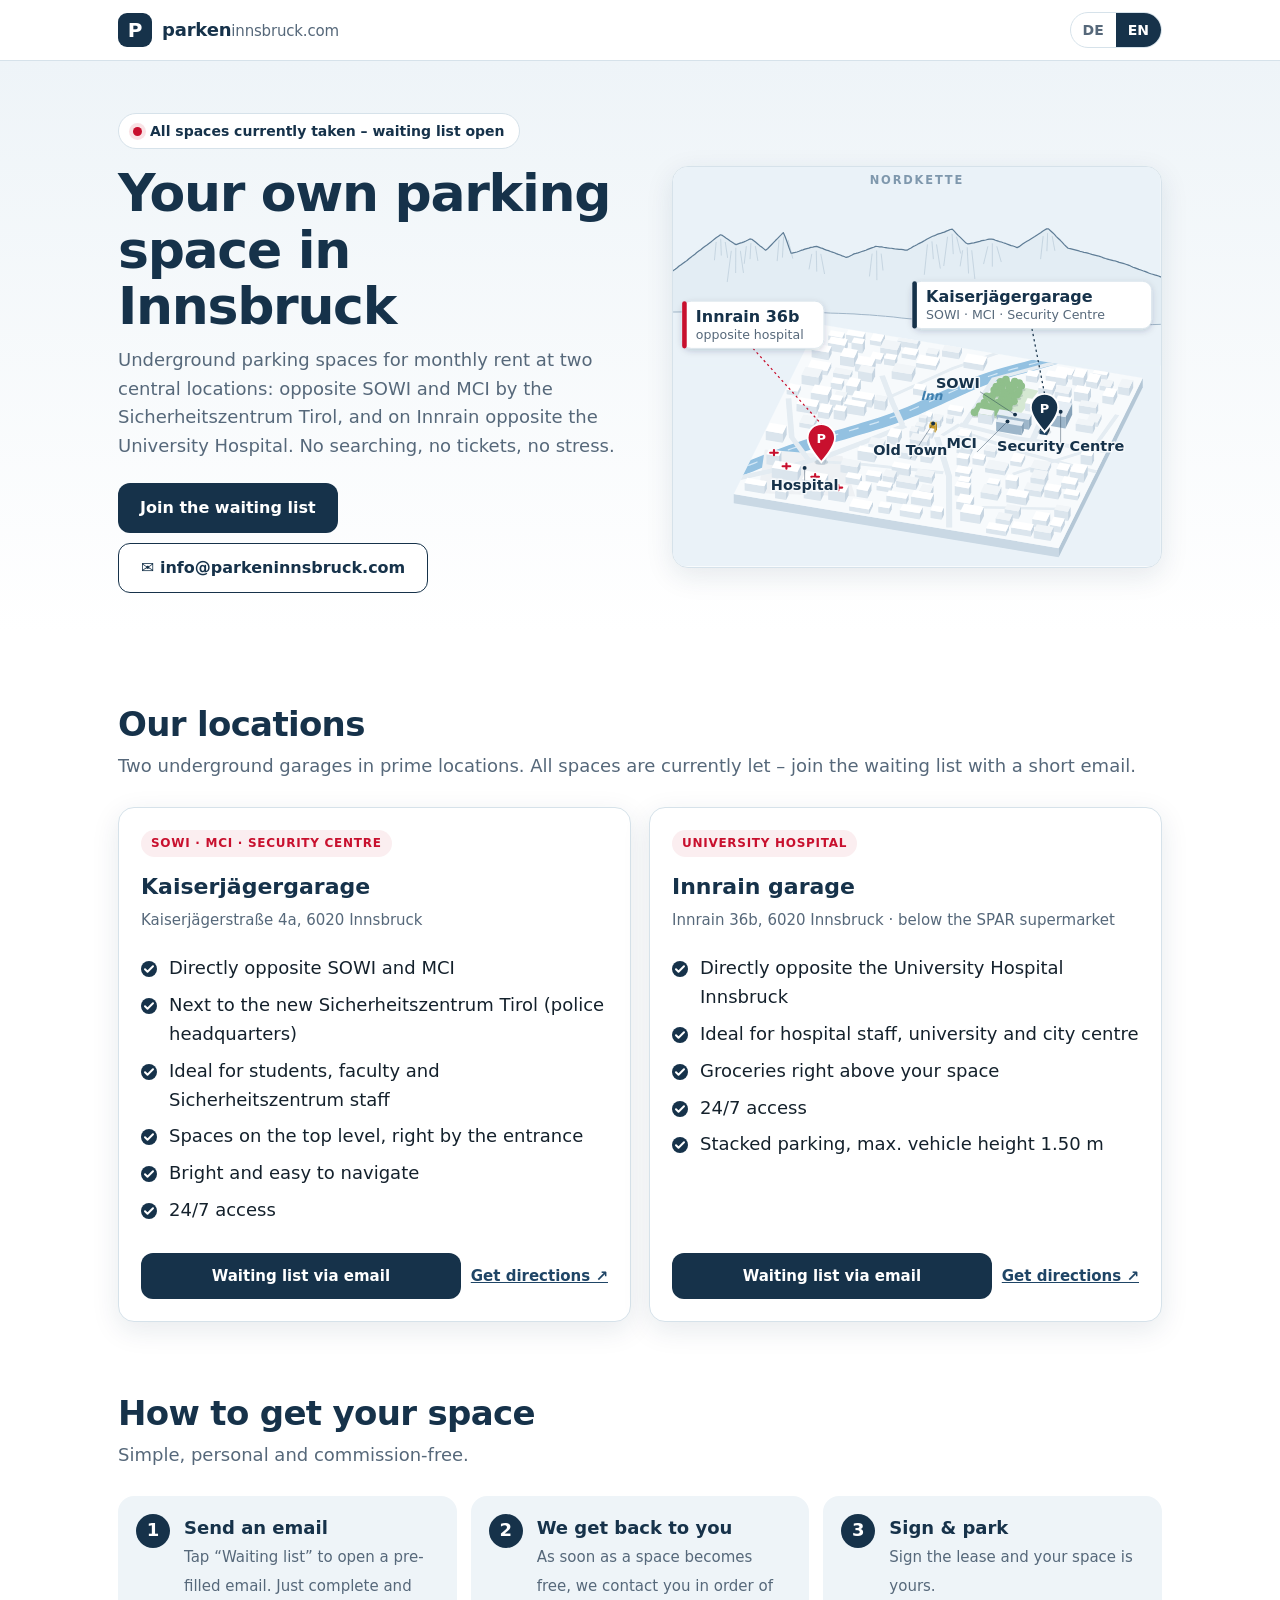
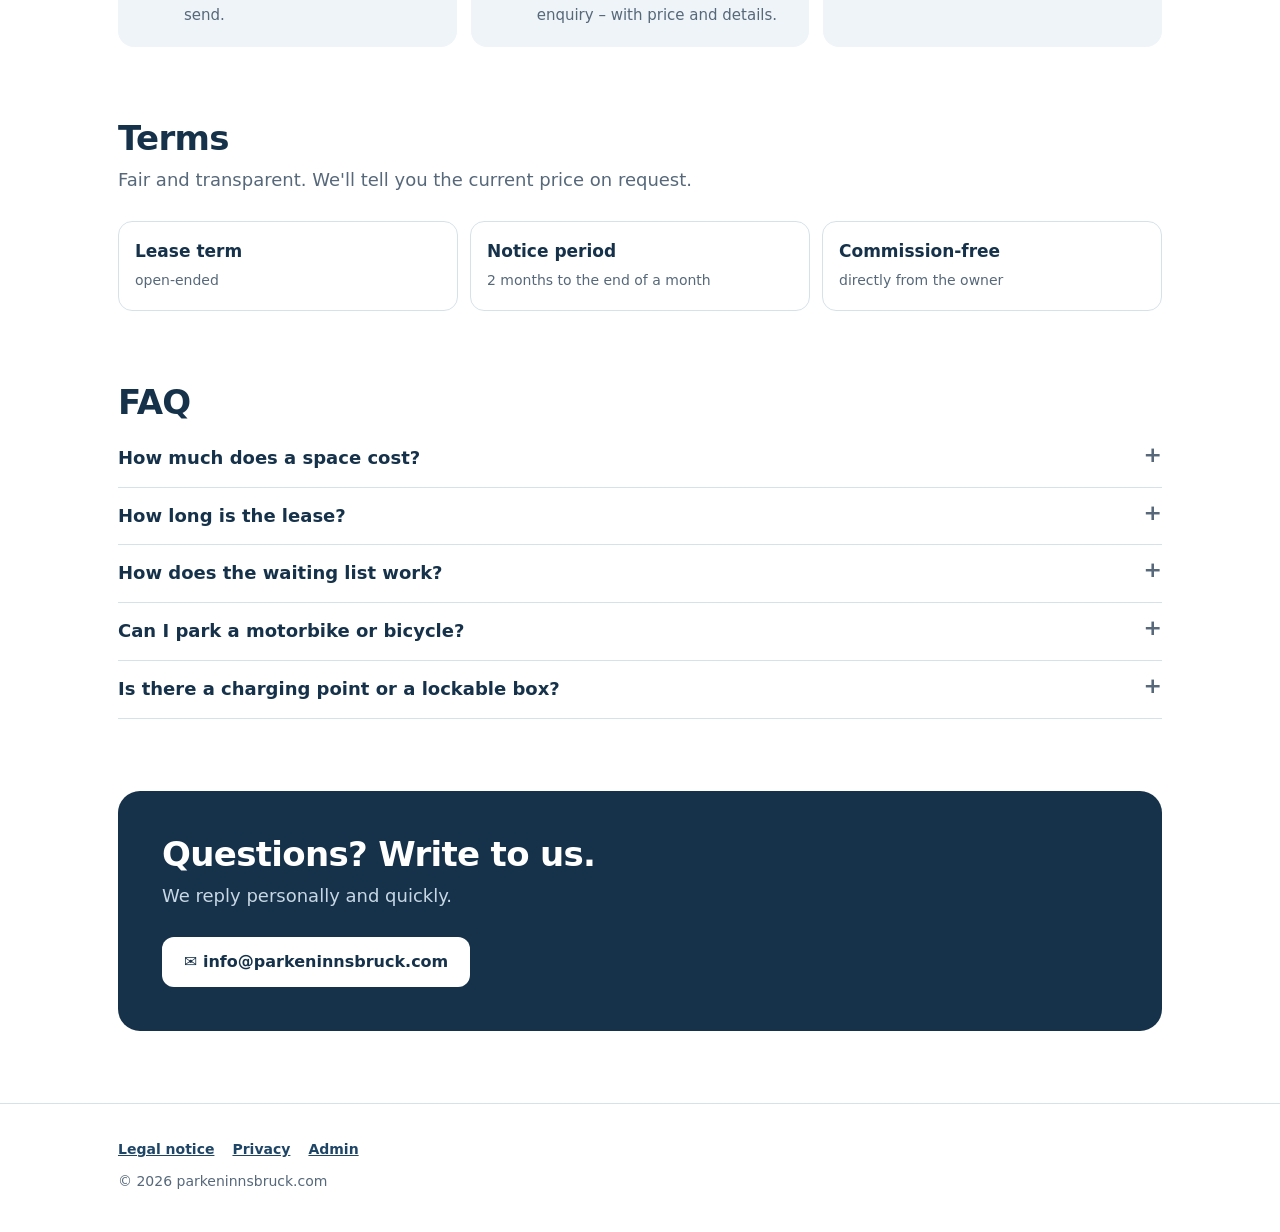
<file: index.html>
<!doctype html>
<html lang="de">
<head>
<meta charset="utf-8">
<meta name="viewport" content="width=device-width, initial-scale=1">
<title>Garage mieten Innsbruck | Stellplatz bei SOWI, MCI, Sicherheitszentrum &amp; Klinik</title>
<meta name="description" content="Provisionsfreie Tiefgaragenplätze zur Monatsmiete in Innsbruck: Kaiserjägergarage gegenüber SOWI &amp; MCI, neben dem Sicherheitszentrum Tirol (Polizeizentrum), und Innrain gegenüber der Klinik. Jetzt auf die Warteliste.">
<link rel="canonical" href="https://parkeninnsbruck.com/">
<meta name="robots" content="index, follow">
<meta name="theme-color" content="#16324a">
<meta property="og:type" content="website">
<meta property="og:locale" content="de_AT">
<meta property="og:locale:alternate" content="en_GB">
<meta property="og:url" content="https://parkeninnsbruck.com/">
<meta property="og:title" content="Garage mieten in Innsbruck – SOWI, MCI, Sicherheitszentrum &amp; Klinik">
<meta property="og:description" content="Fixer Tiefgaragenplatz zur Monatsmiete in Innsbruck. Kaiserjägergarage und Innrain. Warteliste offen.">
<meta name="geo.region" content="AT-7">
<meta name="geo.placename" content="Innsbruck">
<link rel="icon" href="/favicon.ico" sizes="48x48">
<link rel="icon" href="/favicon.svg" type="image/svg+xml">
<link rel="apple-touch-icon" href="/apple-touch-icon.png">
<link rel="manifest" href="/site.webmanifest">

<script type="application/ld+json">
{
  "@context": "https://schema.org",
  "@graph": [
    {
      "@type": "LocalBusiness",
      "@id": "https://parkeninnsbruck.com/#business",
      "name": "parkeninnsbruck.com – Stellplatzvermietung",
      "url": "https://parkeninnsbruck.com/",
      "email": "info@parkeninnsbruck.com",
      "description": "Provisionsfreie Vermietung von Tiefgaragenplätzen zur Monatsmiete in Innsbruck.",
      "areaServed": {"@type": "City", "name": "Innsbruck"},
      "knowsLanguage": ["de", "en"]
    },
    {
      "@type": "ParkingFacility",
      "name": "Kaiserjägergarage – Stellplätze zur Monatsmiete",
      "address": {"@type": "PostalAddress", "streetAddress": "Kaiserjägerstraße 4a", "postalCode": "6020", "addressLocality": "Innsbruck", "addressCountry": "AT"},
      "description": "Helle Stellplätze auf der obersten Ebene, direkt beim Eingang. Gegenüber SOWI und MCI, neben dem neuen Sicherheitszentrum Tirol (Polizeizentrum).",
      "parentOrganization": {"@id": "https://parkeninnsbruck.com/#business"}
    },
    {
      "@type": "ParkingFacility",
      "name": "Tiefgarage Innrain – Stellplätze zur Monatsmiete",
      "address": {"@type": "PostalAddress", "streetAddress": "Innrain 36b", "postalCode": "6020", "addressLocality": "Innsbruck", "addressCountry": "AT"},
      "description": "Tiefgarage unter dem SPAR-Markt am Innrain, gegenüber der Klinik Innsbruck. Stapelparker, max. Fahrzeughöhe 1,50 m.",
      "parentOrganization": {"@id": "https://parkeninnsbruck.com/#business"}
    },
    {
      "@type": "FAQPage",
      "mainEntity": [
        {"@type": "Question", "name": "Was kostet ein Stellplatz?", "acceptedAnswer": {"@type": "Answer", "text": "Den aktuellen Mietpreis nennen wir dir gerne per E-Mail, sobald ein Stellplatz frei wird."}},
        {"@type": "Question", "name": "Wie lange läuft der Mietvertrag?", "acceptedAnswer": {"@type": "Answer", "text": "Der Vertrag ist unbefristet und kann von beiden Seiten mit zwei Monaten Frist zum Monatsende gekündigt werden."}},
        {"@type": "Question", "name": "Kann ich auch Motorrad oder Fahrrad abstellen?", "acceptedAnswer": {"@type": "Answer", "text": "Ja. Du kannst auf deinem Stellplatz Auto, Motorrad oder Fahrrad abstellen – auch mehrere Motorräder oder Fahrräder, solange alles innerhalb der Stellplatzmarkierung Platz hat."}},
        {"@type": "Question", "name": "Gibt es eine Ladestation oder eine absperrbare Box?", "acceptedAnswer": {"@type": "Answer", "text": "Nein. Es handelt sich um einen offenen Stellplatz, keine absperrbare Garagenbox. Eine Ladestation für E-Fahrzeuge gibt es nicht."}},
        {"@type": "Question", "name": "Wie funktioniert die Warteliste?", "acceptedAnswer": {"@type": "Answer", "text": "Du schickst uns eine E-Mail mit deinen Daten. Sobald ein Platz frei wird, melden wir uns in der Reihenfolge der Anfragen."}}
      ]
    }
  ]
}
</script>

<style>
:root{
  --navy:#16324a; --navy-2:#1f4566; --ice:#eef4f8; --snow:#ffffff; --line:#d6e2ea;
  --text:#14212c; --muted:#56687a; --red:#c8102e; --ok:#2f7d5b;
  --radius:16px; --shadow:0 8px 28px rgba(22,50,74,.10);
  --font:system-ui,-apple-system,"Segoe UI",Roboto,"Helvetica Neue",Arial,sans-serif;
}
*{box-sizing:border-box}
html{scroll-behavior:smooth;-webkit-text-size-adjust:100%}
body{margin:0;font-family:var(--font);color:var(--text);background:var(--snow);line-height:1.6;font-size:17px}
img,svg{max-width:100%;display:block}
a{color:var(--navy-2)}
.wrap{width:100%;max-width:1080px;margin:0 auto;padding:0 18px}
.skip{position:absolute;left:-999px}.skip:focus{left:12px;top:12px;background:#fff;padding:8px 12px;z-index:99}

/* Header */
header.top{position:sticky;top:0;z-index:20;background:rgba(255,255,255,.94);backdrop-filter:blur(8px);border-bottom:1px solid var(--line)}
.top .wrap{display:flex;align-items:center;justify-content:space-between;height:60px}
.brand{display:flex;align-items:center;gap:10px;text-decoration:none;color:var(--navy);font-weight:700;letter-spacing:-.01em}
.brand .p{width:34px;height:34px;border-radius:9px;background:var(--navy);color:#fff;display:grid;place-items:center;font-weight:800;font-size:20px}
.brand small{font-weight:500;color:var(--muted)}
.lang{display:flex;border:1px solid var(--line);border-radius:999px;overflow:hidden}
.lang button{all:unset;cursor:pointer;padding:6px 12px;font-size:14px;font-weight:600;color:var(--muted)}
.lang button[aria-pressed="true"]{background:var(--navy);color:#fff}

/* Hero */
.hero{background:linear-gradient(180deg,var(--ice),#fff);padding:28px 0 8px;overflow:hidden}
.status{display:inline-flex;align-items:center;gap:8px;background:#fff;border:1px solid var(--line);border-radius:999px;padding:6px 14px;font-size:14px;font-weight:600;color:var(--navy)}
.status .dot{width:9px;height:9px;border-radius:50%;background:var(--red);box-shadow:0 0 0 4px rgba(200,16,46,.12)}
h1{font-size:clamp(30px,8vw,52px);line-height:1.08;letter-spacing:-.025em;color:var(--navy);margin:16px 0 12px}
.lead{font-size:18px;color:var(--muted);max-width:560px;margin:0 0 22px}
.cta{display:flex;flex-wrap:wrap;gap:10px;margin-bottom:24px}
.btn{display:inline-flex;align-items:center;justify-content:center;gap:8px;min-height:50px;padding:0 22px;border-radius:12px;font-weight:700;text-decoration:none;font-size:16px;flex:1 1 200px}
.btn-primary{background:var(--navy);color:#fff}
.btn-primary:hover{background:var(--navy-2)}
.btn-ghost{background:#fff;color:var(--navy);border:1.5px solid var(--navy)}
.map{background:#fff;border:1px solid var(--line);border-radius:var(--radius);box-shadow:var(--shadow);padding:0;margin:4px 0 0;overflow:hidden}
.map svg{width:100%;height:auto}
.map svg{--sky:#eaf2f8;--m-far:#c5d6e4;--m-near:#d8e5ef;--m-snow:#fff;--m-lbl:#7f98ad;--plate:#f7fafc;--plate-s:#c9d8e4;--plate-e:#b4c7d6;--river:#93c1e1;--river-hi:#d4e8f6;--river-t:#3f7fae;--road:#e4ecf2;--park:#d5e8d3;--tree:#8fbf8b;--shadow:rgba(22,50,74,.14);--b-top:#ffffff;--b-s:#dbe5ed;--b-e:#c7d5e1;--lm-top:#e6eef5;--lm-s:#9db6ca;--lm-e:#87a2b8;--gold:#e0b23c;--gold-s:#c99a26;--gold-e:#b4891f;--navy:#16324a;--navy-s:#1f4566;--navy-e:#122a3e;--red:#c8102e;--lbl:#16324a;--halo:#f7fafc;--card:#fff;--card-b:#d6e2ea;--muted:#56687a}.map svg{--m-far-d:#b2c6d7;--m-near-d:#c9d9e6;--b-top2:#f1f5f8}.map svg{--m-fill:#e3edf4;--m-line:#5f7d96;--m-line2:#9fb5c7;--klinik-area:#eef1f4}

/* Sections */
section{padding:52px 0}
h2{font-size:clamp(24px,6vw,34px);letter-spacing:-.02em;color:var(--navy);margin:0 0 8px;line-height:1.15}
.sub{color:var(--muted);margin:0 0 26px}
.grid{display:grid;gap:18px}
.card{background:#fff;border:1px solid var(--line);border-radius:var(--radius);padding:22px;box-shadow:var(--shadow);display:flex;flex-direction:column}
.card .tag{align-self:flex-start;font-size:12px;font-weight:700;letter-spacing:.06em;text-transform:uppercase;color:var(--red);background:rgba(200,16,46,.07);padding:4px 10px;border-radius:999px;margin-bottom:12px}
.card h3{margin:0 0 4px;font-size:22px;color:var(--navy)}
.addr{color:var(--muted);margin:0 0 14px;font-size:15px}
ul.ticks{list-style:none;padding:0;margin:0 0 20px}
ul.ticks li{position:relative;padding-left:28px;margin:8px 0}
ul.ticks li::before{content:"";position:absolute;left:0;top:7px;width:16px;height:16px;border-radius:50%;background:var(--navy) url("data:image/svg+xml,%3Csvg xmlns='http://www.w3.org/2000/svg' viewBox='0 0 16 16'%3E%3Cpath d='M4 8.3l2.5 2.4L12 5.3' fill='none' stroke='%23fff' stroke-width='2' stroke-linecap='round' stroke-linejoin='round'/%3E%3C/svg%3E") center/16px no-repeat}
.card .actions{margin-top:auto;display:flex;flex-wrap:wrap;gap:10px}
.card .btn{flex:1 1 100%;min-height:46px;font-size:15px}
.textlink{font-size:15px;font-weight:600;align-self:center}

.steps{counter-reset:s;display:grid;gap:14px;padding:0;margin:0;list-style:none}
.steps li{counter-increment:s;background:var(--ice);border-radius:var(--radius);padding:18px 18px 18px 66px;position:relative}
.steps li::before{content:counter(s);position:absolute;left:18px;top:18px;width:34px;height:34px;border-radius:50%;background:var(--navy);color:#fff;display:grid;place-items:center;font-weight:800}
.steps strong{display:block;color:var(--navy)}
.steps span{color:var(--muted);font-size:15px}

.facts{display:grid;gap:12px;grid-template-columns:1fr 1fr}
.fact{border:1px solid var(--line);border-radius:14px;padding:16px}
.facts .fact:last-child{grid-column:1 / -1}
.fact b{display:block;color:var(--navy);font-size:17px}
.fact span{color:var(--muted);font-size:14px}

details{border-bottom:1px solid var(--line);padding:14px 0}
summary{cursor:pointer;font-weight:700;color:var(--navy);list-style:none;display:flex;justify-content:space-between;gap:12px}
summary::after{content:"+";font-size:22px;line-height:1;color:var(--muted)}
details[open] summary::after{content:"–"}
details p{color:var(--muted);margin:10px 0 0}

.contact{background:var(--navy);color:#fff;border-radius:22px;padding:30px 22px}
.contact h2{color:#fff}
.contact .sub{color:#c7d7e4}
.contact .btn-primary{background:#fff;color:var(--navy)}
.contact .btn-ghost{background:transparent;color:#fff;border-color:rgba(255,255,255,.6)}

footer{padding:34px 0 40px;color:var(--muted);font-size:14px;border-top:1px solid var(--line)}
footer .links{display:flex;gap:18px;flex-wrap:wrap;margin-bottom:10px}
footer button{all:unset;cursor:pointer;color:var(--navy-2);font-weight:600;text-decoration:underline}
footer .links a{color:var(--navy-2);font-weight:600;text-decoration:underline}
.legal{display:none;background:var(--ice);border-radius:14px;padding:18px 18px 6px;margin-top:14px;color:var(--text)}
.legal.open{display:block}
.legal h3{margin:0 0 8px;color:var(--navy);font-size:18px}
.legal p{margin:0 0 12px}

.toast{position:fixed;left:12px;right:12px;bottom:12px;z-index:50;max-width:520px;margin:0 auto;background:#fff;border:1px solid var(--line);border-radius:16px;box-shadow:0 12px 40px rgba(22,50,74,.22);padding:16px 16px 14px}
.toast p{margin:0 0 12px;font-size:15px;color:var(--text)}
.toast-actions{display:flex;gap:10px;align-items:center}
.toast .btn{flex:1 1 0;min-height:44px;font-size:14px;padding:0 10px;white-space:nowrap}
.toast-x{all:unset;cursor:pointer;width:44px;height:44px;display:grid;place-items:center;font-size:26px;color:var(--muted);border-radius:10px}
.toast-x:hover{background:var(--ice)}
.toast-copy{all:unset;cursor:pointer;margin-top:10px;font-size:14px;font-weight:600;color:var(--navy-2);text-decoration:underline}
.toast .toast-ok{margin:10px 0 0;color:var(--ok);font-weight:600;font-size:14px}
.toast[hidden],.toast-ok[hidden]{display:none}
[data-lang-show]{display:none}
:focus-visible{outline:3px solid #4d8fd1;outline-offset:2px}

@media (min-width:760px){
  .card .btn{flex:1 1 180px}
  body{font-size:18px}
  .hero{padding:52px 0 16px}
  .hero .wrap{display:grid;grid-template-columns:1.05fr 1fr;gap:40px;align-items:center}
  .cta .btn{flex:0 0 auto}
  .grid.two{grid-template-columns:1fr 1fr}
  .steps{grid-template-columns:repeat(3,1fr)}
  .facts{grid-template-columns:repeat(3,1fr)}
  .facts .fact:last-child{grid-column:auto}
  .contact{padding:44px}
  section{padding:72px 0}
}
@media (prefers-reduced-motion:reduce){html{scroll-behavior:auto}}
</style>
</head>
<body>
<a class="skip" href="#main" data-i18n="skip">Zum Inhalt springen</a>

<header class="top">
  <div class="wrap">
    <a class="brand" href="#top" aria-label="parkeninnsbruck.com Startseite">
      <span class="p" aria-hidden="true">P</span>
      <span>parken<small>innsbruck.com</small></span>
    </a>
    <div class="lang" role="group" aria-label="Sprache / Language">
      <button type="button" data-set-lang="de" aria-pressed="true">DE</button>
      <button type="button" data-set-lang="en" aria-pressed="false">EN</button>
    </div>
  </div>
</header>

<main id="main">
<div class="hero" id="top">
  <div class="wrap">
    <div>
      <span class="status"><span class="dot" aria-hidden="true"></span><span data-i18n="status">Aktuell alle Plätze vergeben – Warteliste offen</span></span>
      <h1 data-i18n="h1">Dein fixer Garagenplatz in Innsbruck</h1>
      <p class="lead" data-i18n="lead">Tiefgaragenplätze zur Monatsmiete an zwei zentralen Standorten: gegenüber von SOWI und MCI beim Sicherheitszentrum Tirol sowie am Innrain gegenüber der Klinik. Kein Suchen, kein Parkticket, kein Stress.</p>
      <div class="cta">
        <a class="btn btn-primary" href="#standorte" data-i18n="cta1">Auf die Warteliste</a>
        <a class="btn btn-ghost" data-mail="general" href="mailto:info@parkeninnsbruck.com?subject=Anfrage%20Stellplatz&amp;body=Hallo%2C%0D%0A%0D%0Aich%20m%C3%B6chte%20mich%20f%C3%BCr%20einen%20Stellplatz%20auf%20die%20Warteliste%20setzen%20lassen.%0D%0A%0D%0AStandort%3A%20egal%20%2F%20beide%0D%0AName%3A%20%0D%0ATelefon%3A%20%0D%0AGew%C3%BCnschter%20Mietbeginn%3A%20%0D%0AAnmerkungen%3A%20" target="_blank" rel="noopener">✉ info@parkeninnsbruck.com</a>
      </div>
    </div>

    <figure class="map" aria-labelledby="mapcap">
      <svg viewBox="0 0 640 524" role="img" aria-labelledby="mapcap" font-family="system-ui,-apple-system,'Segoe UI',Roboto,Arial,sans-serif">
<title id="mapcap">Isometrische Karte der Innsbrucker Innenstadt mit Nordkette und Inn: Kaiserjägergarage neben SOWI, MCI und Sicherheitszentrum Tirol; Innrain 36b gegenüber der Klinik; dazwischen die Altstadt mit dem Goldenen Dachl</title>
<defs><filter id="sh" x="-20%" y="-30%" width="140%" height="170%"><feDropShadow dx="0" dy="3" stdDeviation="4" flood-color="#16324a" flood-opacity=".18"/></filter></defs>
<rect width="640" height="524" fill="var(--sky)"/>
<path d="M-10.0 144.5 L-7.4 142.1 L-4.8 140.0 L-2.3 138.0 L0.3 135.8 L2.9 134.2 L5.5 132.2 L8.0 130.0 L10.6 128.2 L13.2 126.2 L15.8 124.5 L18.4 122.6 L20.9 120.3 L23.5 118.3 L26.1 116.3 L28.7 114.4 L31.2 112.3 L33.8 110.3 L36.4 108.5 L39.0 106.4 L41.6 104.4 L44.1 102.7 L46.7 100.7 L49.3 98.7 L51.9 96.6 L54.5 94.5 L57.0 92.5 L59.6 90.8 L62.2 88.9 L64.8 89.8 L67.3 91.5 L69.9 93.4 L72.5 95.1 L75.1 97.1 L77.7 98.8 L80.2 100.5 L82.8 101.8 L85.4 100.8 L88.0 99.9 L90.5 99.2 L93.1 98.2 L95.7 97.1 L98.3 95.8 L100.9 94.4 L103.4 94.8 L106.0 96.7 L108.6 98.8 L111.2 101.0 L113.8 103.2 L116.3 105.1 L118.9 107.1 L121.5 109.1 L124.1 107.2 L126.6 104.7 L129.2 102.0 L131.8 99.3 L134.4 96.5 L137.0 93.9 L139.5 91.4 L142.1 88.8 L144.7 86.0 L147.3 91.8 L149.8 98.8 L152.4 106.2 L155.0 113.3 L157.6 112.6 L160.2 112.1 L162.7 111.5 L165.3 110.6 L167.9 109.5 L170.5 108.8 L173.0 107.8 L175.6 107.0 L178.2 106.5 L180.8 105.5 L183.4 105.1 L185.9 104.5 L188.5 104.1 L191.1 105.1 L193.7 106.1 L196.2 106.8 L198.8 108.1 L201.4 109.1 L204.0 109.8 L206.6 110.9 L209.1 111.7 L211.7 112.5 L214.3 113.6 L216.9 114.6 L219.5 115.5 L222.0 116.6 L224.6 117.5 L227.2 118.7 L229.8 118.0 L232.3 116.8 L234.9 115.5 L237.5 114.0 L240.1 113.4 L242.7 112.7 L245.2 111.8 L247.8 110.9 L250.4 110.1 L253.0 109.2 L255.5 108.1 L258.1 107.1 L260.7 106.1 L263.3 105.3 L265.9 104.2 L268.4 104.3 L271.0 104.7 L273.6 104.8 L276.2 105.3 L278.8 105.7 L281.3 106.2 L283.9 106.5 L286.5 106.6 L289.1 107.1 L291.6 107.6 L294.2 107.8 L296.8 108.1 L299.4 108.0 L302.0 108.5 L304.5 109.0 L307.1 109.2 L309.7 107.6 L312.3 106.2 L314.8 104.5 L317.4 103.4 L320.0 102.0 L322.6 100.5 L325.2 99.3 L327.7 97.9 L330.3 96.5 L332.9 94.8 L335.5 93.4 L338.0 92.1 L340.6 90.9 L343.2 90.1 L345.8 88.8 L348.4 87.8 L350.9 87.2 L353.5 86.2 L356.1 85.5 L358.7 84.1 L361.2 83.2 L363.8 82.0 L366.4 81.5 L369.0 84.2 L371.6 87.0 L374.1 89.7 L376.7 92.0 L379.3 94.6 L381.9 97.2 L384.5 99.8 L387.0 101.0 L389.6 100.5 L392.2 100.0 L394.8 99.6 L397.3 98.9 L399.9 98.2 L402.5 97.5 L405.1 96.7 L407.7 96.2 L410.2 95.8 L412.8 95.1 L415.4 94.7 L418.0 94.6 L420.5 95.0 L423.1 96.1 L425.7 96.9 L428.3 97.8 L430.9 98.4 L433.4 99.4 L436.0 100.1 L438.6 101.3 L441.2 102.1 L443.8 103.1 L446.3 103.7 L448.9 104.6 L451.5 105.8 L454.1 104.5 L456.6 102.7 L459.2 100.8 L461.8 99.0 L464.4 97.5 L467.0 96.0 L469.5 94.5 L472.1 92.9 L474.7 91.3 L477.3 89.5 L479.8 87.9 L482.4 86.3 L485.0 84.4 L487.6 82.8 L490.2 81.2 L492.7 81.2 L495.3 83.6 L497.9 85.9 L500.5 88.4 L503.0 91.3 L505.6 93.8 L508.2 96.2 L510.8 98.9 L513.4 101.8 L515.9 104.3 L518.5 106.6 L521.1 107.2 L523.7 107.8 L526.2 108.4 L528.8 109.0 L531.4 109.7 L534.0 110.6 L536.6 111.2 L539.1 112.0 L541.7 112.4 L544.3 113.0 L546.9 113.8 L549.5 114.7 L552.0 115.3 L554.6 115.9 L557.2 116.5 L559.8 117.3 L562.3 118.1 L564.9 119.2 L567.5 120.1 L570.1 120.8 L572.7 121.5 L575.2 122.1 L577.8 122.8 L580.4 123.3 L583.0 124.1 L585.5 125.1 L588.1 125.8 L590.7 126.5 L593.3 127.3 L595.9 128.2 L598.4 129.0 L601.0 130.3 L603.6 131.5 L606.2 132.4 L608.8 133.4 L611.3 134.4 L613.9 135.2 L616.5 136.1 L619.1 136.9 L621.6 137.9 L624.2 139.1 L626.8 140.1 L629.4 140.7 L632.0 141.5 L634.5 142.2 L637.1 143.0 L639.7 144.1 L642.3 144.8 L644.8 145.9 L647.4 147.2 L650.0 148.2 L650 260 L-10 260Z" fill="var(--m-fill)"/><path d="M-10.0 144.5 L-7.4 142.1 L-4.8 140.0 L-2.3 138.0 L0.3 135.8 L2.9 134.2 L5.5 132.2 L8.0 130.0 L10.6 128.2 L13.2 126.2 L15.8 124.5 L18.4 122.6 L20.9 120.3 L23.5 118.3 L26.1 116.3 L28.7 114.4 L31.2 112.3 L33.8 110.3 L36.4 108.5 L39.0 106.4 L41.6 104.4 L44.1 102.7 L46.7 100.7 L49.3 98.7 L51.9 96.6 L54.5 94.5 L57.0 92.5 L59.6 90.8 L62.2 88.9 L64.8 89.8 L67.3 91.5 L69.9 93.4 L72.5 95.1 L75.1 97.1 L77.7 98.8 L80.2 100.5 L82.8 101.8 L85.4 100.8 L88.0 99.9 L90.5 99.2 L93.1 98.2 L95.7 97.1 L98.3 95.8 L100.9 94.4 L103.4 94.8 L106.0 96.7 L108.6 98.8 L111.2 101.0 L113.8 103.2 L116.3 105.1 L118.9 107.1 L121.5 109.1 L124.1 107.2 L126.6 104.7 L129.2 102.0 L131.8 99.3 L134.4 96.5 L137.0 93.9 L139.5 91.4 L142.1 88.8 L144.7 86.0 L147.3 91.8 L149.8 98.8 L152.4 106.2 L155.0 113.3 L157.6 112.6 L160.2 112.1 L162.7 111.5 L165.3 110.6 L167.9 109.5 L170.5 108.8 L173.0 107.8 L175.6 107.0 L178.2 106.5 L180.8 105.5 L183.4 105.1 L185.9 104.5 L188.5 104.1 L191.1 105.1 L193.7 106.1 L196.2 106.8 L198.8 108.1 L201.4 109.1 L204.0 109.8 L206.6 110.9 L209.1 111.7 L211.7 112.5 L214.3 113.6 L216.9 114.6 L219.5 115.5 L222.0 116.6 L224.6 117.5 L227.2 118.7 L229.8 118.0 L232.3 116.8 L234.9 115.5 L237.5 114.0 L240.1 113.4 L242.7 112.7 L245.2 111.8 L247.8 110.9 L250.4 110.1 L253.0 109.2 L255.5 108.1 L258.1 107.1 L260.7 106.1 L263.3 105.3 L265.9 104.2 L268.4 104.3 L271.0 104.7 L273.6 104.8 L276.2 105.3 L278.8 105.7 L281.3 106.2 L283.9 106.5 L286.5 106.6 L289.1 107.1 L291.6 107.6 L294.2 107.8 L296.8 108.1 L299.4 108.0 L302.0 108.5 L304.5 109.0 L307.1 109.2 L309.7 107.6 L312.3 106.2 L314.8 104.5 L317.4 103.4 L320.0 102.0 L322.6 100.5 L325.2 99.3 L327.7 97.9 L330.3 96.5 L332.9 94.8 L335.5 93.4 L338.0 92.1 L340.6 90.9 L343.2 90.1 L345.8 88.8 L348.4 87.8 L350.9 87.2 L353.5 86.2 L356.1 85.5 L358.7 84.1 L361.2 83.2 L363.8 82.0 L366.4 81.5 L369.0 84.2 L371.6 87.0 L374.1 89.7 L376.7 92.0 L379.3 94.6 L381.9 97.2 L384.5 99.8 L387.0 101.0 L389.6 100.5 L392.2 100.0 L394.8 99.6 L397.3 98.9 L399.9 98.2 L402.5 97.5 L405.1 96.7 L407.7 96.2 L410.2 95.8 L412.8 95.1 L415.4 94.7 L418.0 94.6 L420.5 95.0 L423.1 96.1 L425.7 96.9 L428.3 97.8 L430.9 98.4 L433.4 99.4 L436.0 100.1 L438.6 101.3 L441.2 102.1 L443.8 103.1 L446.3 103.7 L448.9 104.6 L451.5 105.8 L454.1 104.5 L456.6 102.7 L459.2 100.8 L461.8 99.0 L464.4 97.5 L467.0 96.0 L469.5 94.5 L472.1 92.9 L474.7 91.3 L477.3 89.5 L479.8 87.9 L482.4 86.3 L485.0 84.4 L487.6 82.8 L490.2 81.2 L492.7 81.2 L495.3 83.6 L497.9 85.9 L500.5 88.4 L503.0 91.3 L505.6 93.8 L508.2 96.2 L510.8 98.9 L513.4 101.8 L515.9 104.3 L518.5 106.6 L521.1 107.2 L523.7 107.8 L526.2 108.4 L528.8 109.0 L531.4 109.7 L534.0 110.6 L536.6 111.2 L539.1 112.0 L541.7 112.4 L544.3 113.0 L546.9 113.8 L549.5 114.7 L552.0 115.3 L554.6 115.9 L557.2 116.5 L559.8 117.3 L562.3 118.1 L564.9 119.2 L567.5 120.1 L570.1 120.8 L572.7 121.5 L575.2 122.1 L577.8 122.8 L580.4 123.3 L583.0 124.1 L585.5 125.1 L588.1 125.8 L590.7 126.5 L593.3 127.3 L595.9 128.2 L598.4 129.0 L601.0 130.3 L603.6 131.5 L606.2 132.4 L608.8 133.4 L611.3 134.4 L613.9 135.2 L616.5 136.1 L619.1 136.9 L621.6 137.9 L624.2 139.1 L626.8 140.1 L629.4 140.7 L632.0 141.5 L634.5 142.2 L637.1 143.0 L639.7 144.1 L642.3 144.8 L644.8 145.9 L647.4 147.2 L650.0 148.2" fill="none" stroke="var(--m-line)" stroke-width="1.6" stroke-linejoin="round"/><path d="M56.6 98.9 l-2.2 23.0" stroke="var(--m-line2)" stroke-width=".8" stroke-linecap="round" opacity=".7"/><path d="M62.6 94.9 l0.8 20.8" stroke="var(--m-line2)" stroke-width=".8" stroke-linecap="round" opacity=".7"/><path d="M68.6 98.9 l3.0 19.9" stroke="var(--m-line2)" stroke-width=".8" stroke-linecap="round" opacity=".7"/><path d="M76.4 110.5 l-5.2 40.0" stroke="var(--m-line2)" stroke-width=".8" stroke-linecap="round" opacity=".7"/><path d="M82.4 106.5 l-0.2 32.1" stroke="var(--m-line2)" stroke-width=".8" stroke-linecap="round" opacity=".7"/><path d="M88.4 110.5 l4.0 28.0" stroke="var(--m-line2)" stroke-width=".8" stroke-linecap="round" opacity=".7"/><path d="M96.2 104.4 l-2.7 22.2" stroke="var(--m-line2)" stroke-width=".8" stroke-linecap="round" opacity=".7"/><path d="M102.2 100.4 l-1.1 20.0" stroke="var(--m-line2)" stroke-width=".8" stroke-linecap="round" opacity=".7"/><path d="M108.2 104.4 l3.1 18.4" stroke="var(--m-line2)" stroke-width=".8" stroke-linecap="round" opacity=".7"/><path d="M139.1 96.0 l-2.4 27.0" stroke="var(--m-line2)" stroke-width=".8" stroke-linecap="round" opacity=".7"/><path d="M145.1 92.0 l-1.5 26.3" stroke="var(--m-line2)" stroke-width=".8" stroke-linecap="round" opacity=".7"/><path d="M151.1 96.0 l6.0 23.7" stroke="var(--m-line2)" stroke-width=".8" stroke-linecap="round" opacity=".7"/><path d="M182.0 114.5 l-3.5 19.4" stroke="var(--m-line2)" stroke-width=".8" stroke-linecap="round" opacity=".7"/><path d="M188.0 110.5 l0.6 26.3" stroke="var(--m-line2)" stroke-width=".8" stroke-linecap="round" opacity=".7"/><path d="M194.0 114.5 l4.8 25.4" stroke="var(--m-line2)" stroke-width=".8" stroke-linecap="round" opacity=".7"/><path d="M261.2 114.2 l-3.4 28.9" stroke="var(--m-line2)" stroke-width=".8" stroke-linecap="round" opacity=".7"/><path d="M267.2 110.2 l0.3 37.8" stroke="var(--m-line2)" stroke-width=".8" stroke-linecap="round" opacity=".7"/><path d="M273.2 114.2 l2.3 21.1" stroke="var(--m-line2)" stroke-width=".8" stroke-linecap="round" opacity=".7"/><path d="M333.8 102.1 l-4.0 38.8" stroke="var(--m-line2)" stroke-width=".8" stroke-linecap="round" opacity=".7"/><path d="M339.8 98.1 l1.8 22.3" stroke="var(--m-line2)" stroke-width=".8" stroke-linecap="round" opacity=".7"/><path d="M345.8 102.1 l4.9 30.7" stroke="var(--m-line2)" stroke-width=".8" stroke-linecap="round" opacity=".7"/><path d="M360.2 92.0 l-4.9 37.4" stroke="var(--m-line2)" stroke-width=".8" stroke-linecap="round" opacity=".7"/><path d="M366.2 88.0 l1.5 25.8" stroke="var(--m-line2)" stroke-width=".8" stroke-linecap="round" opacity=".7"/><path d="M372.2 92.0 l5.1 21.0" stroke="var(--m-line2)" stroke-width=".8" stroke-linecap="round" opacity=".7"/><path d="M380.0 109.8 l-3.2 20.1" stroke="var(--m-line2)" stroke-width=".8" stroke-linecap="round" opacity=".7"/><path d="M386.0 105.8 l1.8 33.4" stroke="var(--m-line2)" stroke-width=".8" stroke-linecap="round" opacity=".7"/><path d="M392.0 109.8 l4.0 36.6" stroke="var(--m-line2)" stroke-width=".8" stroke-linecap="round" opacity=".7"/><path d="M413.0 104.6 l-5.4 22.3" stroke="var(--m-line2)" stroke-width=".8" stroke-linecap="round" opacity=".7"/><path d="M419.0 100.6 l0.0 29.6" stroke="var(--m-line2)" stroke-width=".8" stroke-linecap="round" opacity=".7"/><path d="M425.0 104.6 l5.6 19.6" stroke="var(--m-line2)" stroke-width=".8" stroke-linecap="round" opacity=".7"/><path d="M485.6 91.2 l-3.2 29.2" stroke="var(--m-line2)" stroke-width=".8" stroke-linecap="round" opacity=".7"/><path d="M491.6 87.2 l-1.0 22.8" stroke="var(--m-line2)" stroke-width=".8" stroke-linecap="round" opacity=".7"/><path d="M497.6 91.2 l3.4 18.3" stroke="var(--m-line2)" stroke-width=".8" stroke-linecap="round" opacity=".7"/><path d="M-10.0 190.6 L0.3 190.3 L10.6 190.2 L20.9 189.9 L31.2 189.4 L41.6 189.1 L51.9 189.2 L62.2 189.0 L72.5 189.1 L82.8 189.2 L93.1 189.0 L103.4 189.4 L113.8 189.7 L124.1 189.6 L134.4 189.5 L144.7 189.7 L155.0 189.5 L165.3 189.8 L175.6 190.1 L185.9 190.4 L196.2 191.1 L206.6 191.7 L216.9 192.0 L227.2 192.4 L237.5 192.8 L247.8 193.6 L258.1 194.1 L268.4 195.0 L278.8 195.9 L289.1 196.8 L299.4 198.1 L309.7 199.1 L320.0 199.8 L330.3 200.8 L340.6 201.4 L350.9 202.2 L361.2 202.8 L371.6 203.4 L381.9 204.0 L392.2 205.0 L402.5 205.6 L412.8 205.9 L423.1 206.0 L433.4 206.3 L443.8 206.7 L454.1 207.0 L464.4 207.6 L474.7 208.0 L485.0 208.3 L495.3 208.6 L505.6 208.9 L515.9 208.8 L526.2 208.8 L536.6 208.8 L546.9 208.5 L557.2 208.1 L567.5 207.8 L577.8 208.0 L588.1 207.9 L598.4 207.6 L608.8 207.4 L619.1 207.0 L629.4 206.8 L639.7 206.5 L650.0 205.8 L650 260 L-10 260Z" fill="var(--sky)"/><path d="M-10.0 190.6 L0.3 190.3 L10.6 190.2 L20.9 189.9 L31.2 189.4 L41.6 189.1 L51.9 189.2 L62.2 189.0 L72.5 189.1 L82.8 189.2 L93.1 189.0 L103.4 189.4 L113.8 189.7 L124.1 189.6 L134.4 189.5 L144.7 189.7 L155.0 189.5 L165.3 189.8 L175.6 190.1 L185.9 190.4 L196.2 191.1 L206.6 191.7 L216.9 192.0 L227.2 192.4 L237.5 192.8 L247.8 193.6 L258.1 194.1 L268.4 195.0 L278.8 195.9 L289.1 196.8 L299.4 198.1 L309.7 199.1 L320.0 199.8 L330.3 200.8 L340.6 201.4 L350.9 202.2 L361.2 202.8 L371.6 203.4 L381.9 204.0 L392.2 205.0 L402.5 205.6 L412.8 205.9 L423.1 206.0 L433.4 206.3 L443.8 206.7 L454.1 207.0 L464.4 207.6 L474.7 208.0 L485.0 208.3 L495.3 208.6 L505.6 208.9 L515.9 208.8 L526.2 208.8 L536.6 208.8 L546.9 208.5 L557.2 208.1 L567.5 207.8 L577.8 208.0 L588.1 207.9 L598.4 207.6 L608.8 207.4 L619.1 207.0 L629.4 206.8 L639.7 206.5 L650.0 205.8" fill="none" stroke="var(--m-line2)" stroke-width="1.3" stroke-linejoin="round"/><text x="320.0" y="22" text-anchor="middle" font-size="15" font-weight="700" letter-spacing=".16em" fill="var(--m-lbl)">NORDKETTE</text><polygon points="79.7,429.2 506.0,500.1 506.0,512.1 79.7,441.2" fill="var(--plate-s)"/><polygon points="616.4,276.9 506.0,500.1 506.0,512.1 616.4,288.9" fill="var(--plate-e)"/><polygon points="190.0,206.0 616.4,276.9 506.0,500.1 79.7,429.2" fill="var(--plate)"/><clipPath id="plate"><polygon points="190.0,206.0 616.4,276.9 506.0,500.1 79.7,429.2"/></clipPath><g clip-path="url(#plate)"><polygon points="-10.3,426.4 -8.9,425.9 -6.2,424.9 -2.0,423.3 3.5,421.3 10.4,418.8 18.7,415.8 28.4,412.3 39.5,408.2 50.3,404.2 61.0,400.3 71.5,396.3 81.9,392.3 92.1,388.4 102.1,384.4 112.0,380.5 121.8,376.5 131.6,372.6 141.3,369.0 150.9,365.5 160.5,362.1 169.9,359.0 179.2,356.0 188.5,353.2 197.5,350.6 206.3,348.0 214.9,345.5 223.3,343.0 231.6,340.6 239.7,338.1 247.7,335.7 255.5,333.4 263.1,331.1 270.5,328.7 278.0,326.1 285.4,323.4 292.9,320.6 300.4,317.6 307.9,314.5 315.5,311.2 323.1,307.8 330.7,304.4 338.3,300.9 345.8,297.6 353.2,294.2 360.5,291.0 367.7,287.7 374.9,284.5 382.2,281.2 389.9,278.0 397.8,274.9 406.1,271.9 414.7,269.0 423.5,266.1 432.6,263.4 442.1,260.8 451.6,258.3 460.8,255.8 470.0,253.3 479.1,250.8 488.1,248.2 496.9,245.6 505.7,243.0 514.5,240.3 523.0,237.6 531.7,234.7 540.7,231.6 549.9,228.1 559.4,224.5 569.2,220.6 579.2,216.4 589.4,212.0 600.0,207.3 609.3,203.1 617.3,199.6 623.9,196.6 629.2,194.3 633.2,192.5 635.9,191.3 637.2,190.7 651.2,201.3 649.9,201.9 647.2,203.1 643.2,204.8 637.9,207.2 631.3,210.2 623.3,213.7 614.0,217.8 603.3,222.6 592.7,227.2 582.4,231.4 572.3,235.5 562.5,239.3 552.8,242.9 543.4,246.2 534.2,249.3 525.3,252.1 516.4,254.8 507.4,257.5 498.3,260.2 489.2,262.8 479.9,265.4 470.5,267.9 461.1,270.5 451.7,272.9 442.9,275.4 434.3,277.9 426.0,280.6 418.1,283.3 410.4,286.1 403.0,289.0 395.9,291.9 389.0,295.0 381.8,298.2 374.6,301.5 367.3,304.8 359.9,308.1 352.4,311.5 344.8,314.9 337.2,318.3 329.4,321.8 321.5,325.3 313.6,328.5 305.7,331.7 297.8,334.7 289.9,337.5 282.0,340.2 274.0,342.8 266.2,345.2 258.3,347.6 250.3,350.0 242.1,352.4 233.8,354.9 225.3,357.4 216.6,359.9 207.8,362.5 199.0,365.1 190.1,367.7 181.2,370.6 172.2,373.6 163.0,376.8 153.7,380.2 144.3,383.8 134.8,387.5 125.1,391.4 115.1,395.4 105.0,399.4 94.6,403.4 84.2,407.4 73.5,411.5 62.7,415.5 51.8,419.5 40.7,423.6 31.0,427.1 22.7,430.1 15.7,432.6 10.2,434.6 6.1,436.2 3.3,437.2 1.9,437.7" fill="var(--river)"/><polyline points="-5.8,430.5 -4.4,430.0 -1.7,429.0 2.5,427.5 8.0,425.5 15.0,423.0 23.3,420.0 33.0,416.4 44.0,412.4 54.9,408.4 65.6,404.4 76.2,400.4 86.6,396.4 96.8,392.4 106.9,388.5 116.8,384.5 126.6,380.6 136.3,376.8 145.9,373.1 155.4,369.7 164.8,366.4 174.1,363.3 183.3,360.3 192.4,357.6 201.3,355.0 210.1,352.4 218.7,349.9 227.2,347.4 235.5,344.9 243.6,342.5 251.6,340.1 259.5,337.7 267.1,335.4 274.7,332.9 282.4,330.3 290.0,327.6 297.7,324.7 305.3,321.6 313.0,318.5 320.6,315.2 328.3,311.7 335.9,308.2 343.5,304.8 351.0,301.5 358.4,298.1 365.7,294.9 372.9,291.6 380.1,288.4 387.3,285.2 394.7,282.1 402.5,279.0 410.5,276.1 418.9,273.2 427.5,270.5 436.4,267.8 445.6,265.3 455.1,262.8 464.4,260.3 473.7,257.8 482.8,255.2 491.9,252.6 500.8,250.0 509.7,247.4 518.5,244.7 527.1,241.9 536.0,239.0 545.2,235.7 554.6,232.3 564.2,228.5 574.1,224.6 584.2,220.4 594.5,215.9 605.2,211.2 614.5,207.0 622.4,203.5 629.1,200.5 634.4,198.2 638.4,196.4 641.1,195.2 642.4,194.6" fill="none" stroke="var(--river-hi)" stroke-width="1.6" stroke-dasharray="12 16" stroke-linecap="round"/><polygon points="393.9,327.1 449.2,333.1 479.7,293.5 430.2,282.5" fill="var(--park)"/><polygon points="120.4,370.6 222.2,379.1 239.2,432.2 111.8,427.8" fill="var(--klinik-area)"/><polygon points="307.7,341.5 260.9,360.6 205.0,381.7 147.7,397.6 74.6,414.0 71.0,408.6 143.7,392.2 200.1,376.7 255.3,355.8 301.9,336.8" fill="var(--road)"/><polygon points="378.0,335.2 451.1,353.2 579.0,372.0 576.8,377.0 448.4,358.2 374.5,340.0" fill="var(--road)"/><polygon points="376.4,340.8 418.3,276.6 497.0,255.1 605.5,234.5 608.0,238.9 499.9,259.5 424.5,279.5 383.9,342.4" fill="var(--road)"/><polygon points="467.9,357.1 490.9,306.4 499.2,307.7 476.1,358.4" fill="var(--road)"/><polygon points="350.3,354.0 366.2,405.6 366.4,472.9 358.4,472.9 358.2,405.9 342.4,354.9" fill="var(--road)"/><polygon points="354.1,403.0 245.9,391.7 198.4,388.8 199.1,385.1 246.9,388.0 355.3,399.3" fill="var(--road)"/><polygon points="386.2,347.3 461.5,373.2 565.6,400.6 562.7,404.3 458.3,376.8 382.6,350.8" fill="var(--road)"/><polygon points="351.1,351.1 374.0,336.5 378.5,338.8 355.5,353.4" fill="var(--road)"/><polygon points="297.6,339.1 284.4,310.0 270.7,274.2 278.0,273.2 291.7,309.0 304.8,338.0" fill="var(--road)"/><polygon points="173.5,384.2 152.1,355.0 147.8,303.7 155.3,303.5 159.5,354.2 180.4,382.5" fill="var(--road)"/><polygon points="284.6,299.5 365.8,262.6 448.6,234.3 451.7,237.3 369.2,265.5 288.3,302.2" fill="var(--road)"/><polygon points="444.7,401.4 548.6,368.7 580.0,324.3 585.6,325.7 552.8,371.2 447.5,404.4" fill="var(--road)"/><polygon points="405.1,444.7 521.6,447.3 521.4,450.7 404.8,448.1" fill="var(--road)"/><polygon points="203.7,226.9 222.0,230.0 222.0,224.0 203.7,220.9" fill="var(--b-s)"/><polygon points="222.0,230.0 225.3,223.3 225.3,217.3 222.0,224.0" fill="var(--b-e)"/><polygon points="203.7,220.9 222.0,224.0 225.3,217.3 207.1,214.3" fill="var(--b-top)"/><polygon points="227.0,229.8 249.1,233.5 249.1,223.5 227.0,219.8" fill="var(--b-s)"/><polygon points="249.1,233.5 252.4,226.8 252.4,216.8 249.1,223.5" fill="var(--b-e)"/><polygon points="227.0,219.8 249.1,223.5 252.4,216.8 230.3,213.1" fill="var(--b-top)"/><polygon points="258.4,233.0 272.8,235.4 272.8,229.4 258.4,227.0" fill="var(--b-s)"/><polygon points="272.8,235.4 278.1,224.8 278.1,218.8 272.8,229.4" fill="var(--b-e)"/><polygon points="258.4,227.0 272.8,229.4 278.1,218.8 263.6,216.4" fill="var(--b-top)"/><polygon points="294.4,235.6 320.3,239.9 320.3,231.9 294.4,227.6" fill="var(--b-s)"/><polygon points="320.3,239.9 324.5,231.6 324.5,223.6 320.3,231.9" fill="var(--b-e)"/><polygon points="294.4,227.6 320.3,231.9 324.5,223.6 298.5,219.3" fill="var(--b-top2)"/><polygon points="203.2,240.7 225.3,244.4 225.3,234.4 203.2,230.7" fill="var(--b-s)"/><polygon points="225.3,244.4 229.4,236.1 229.4,226.1 225.3,234.4" fill="var(--b-e)"/><polygon points="203.2,230.7 225.3,234.4 229.4,226.1 207.3,222.4" fill="var(--b-top)"/><polygon points="234.2,242.3 248.6,244.7 248.6,232.7 234.2,230.3" fill="var(--b-s)"/><polygon points="248.6,244.7 251.9,238.0 251.9,226.0 248.6,232.7" fill="var(--b-e)"/><polygon points="234.2,230.3 248.6,232.7 251.9,226.0 237.5,223.6" fill="var(--b-top)"/><polygon points="271.9,246.7 294.0,250.4 294.0,240.4 271.9,236.7" fill="var(--b-s)"/><polygon points="294.0,250.4 299.2,239.8 299.2,229.8 294.0,240.4" fill="var(--b-e)"/><polygon points="271.9,236.7 294.0,240.4 299.2,229.8 277.1,226.2" fill="var(--b-top2)"/><polygon points="331.8,249.6 346.2,252.0 346.2,246.0 331.8,243.6" fill="var(--b-s)"/><polygon points="346.2,252.0 349.5,245.3 349.5,239.3 346.2,246.0" fill="var(--b-e)"/><polygon points="331.8,243.6 346.2,246.0 349.5,239.3 335.1,236.9" fill="var(--b-top2)"/><polygon points="353.0,248.5 375.1,252.2 375.1,244.2 353.0,240.5" fill="var(--b-s)"/><polygon points="375.1,252.2 379.2,243.8 379.2,235.8 375.1,244.2" fill="var(--b-e)"/><polygon points="353.0,240.5 375.1,244.2 379.2,235.8 357.1,232.1" fill="var(--b-top2)"/><polygon points="299.9,250.4 318.2,253.5 318.2,247.5 299.9,244.4" fill="var(--b-s)"/><polygon points="318.2,253.5 322.3,245.1 322.3,239.1 318.2,247.5" fill="var(--b-e)"/><polygon points="299.9,244.4 318.2,247.5 322.3,239.1 304.0,236.1" fill="var(--b-top)"/><polygon points="181.9,249.8 204.0,253.5 204.0,243.5 181.9,239.8" fill="var(--b-s)"/><polygon points="204.0,253.5 208.1,245.1 208.1,235.1 204.0,243.5" fill="var(--b-e)"/><polygon points="181.9,239.8 204.0,243.5 208.1,235.1 186.0,231.5" fill="var(--b-top)"/><polygon points="258.3,256.5 272.7,258.9 272.7,252.9 258.3,250.5" fill="var(--b-s)"/><polygon points="272.7,258.9 276.9,250.6 276.9,244.6 272.7,252.9" fill="var(--b-e)"/><polygon points="258.3,250.5 272.7,252.9 276.9,244.6 262.4,242.2" fill="var(--b-top)"/><polygon points="276.8,259.0 291.2,261.4 291.2,253.4 276.8,251.0" fill="var(--b-s)"/><polygon points="291.2,261.4 294.5,254.7 294.5,246.7 291.2,253.4" fill="var(--b-e)"/><polygon points="276.8,251.0 291.2,253.4 294.5,246.7 280.1,244.3" fill="var(--b-top)"/><polygon points="219.1,259.7 237.4,262.7 237.4,250.7 219.1,247.7" fill="var(--b-s)"/><polygon points="237.4,262.7 242.6,252.1 242.6,240.1 237.4,250.7" fill="var(--b-e)"/><polygon points="219.1,247.7 237.4,250.7 242.6,240.1 224.4,237.1" fill="var(--b-top)"/><polygon points="318.8,262.7 344.8,267.0 344.8,261.0 318.8,256.7" fill="var(--b-s)"/><polygon points="344.8,267.0 350.0,256.4 350.0,250.4 344.8,261.0" fill="var(--b-e)"/><polygon points="318.8,256.7 344.8,261.0 350.0,250.4 324.0,246.1" fill="var(--b-top)"/><polygon points="381.1,263.4 407.0,267.7 407.0,259.7 381.1,255.4" fill="var(--b-s)"/><polygon points="407.0,267.7 412.3,257.1 412.3,249.1 407.0,259.7" fill="var(--b-e)"/><polygon points="381.1,255.4 407.0,259.7 412.3,249.1 386.3,244.8" fill="var(--b-top)"/><polygon points="238.7,267.9 260.8,271.6 260.8,261.6 238.7,257.9" fill="var(--b-s)"/><polygon points="260.8,271.6 266.0,261.0 266.0,251.0 260.8,261.6" fill="var(--b-e)"/><polygon points="238.7,257.9 260.8,261.6 266.0,251.0 243.9,247.3" fill="var(--b-top)"/><polygon points="176.4,269.3 202.4,273.6 202.4,267.6 176.4,263.3" fill="var(--b-s)"/><polygon points="202.4,273.6 207.6,263.0 207.6,257.0 202.4,267.6" fill="var(--b-e)"/><polygon points="176.4,263.3 202.4,267.6 207.6,257.0 181.7,252.7" fill="var(--b-top)"/><polygon points="210.0,275.6 232.1,279.3 232.1,273.3 210.0,269.6" fill="var(--b-s)"/><polygon points="232.1,279.3 235.4,272.6 235.4,266.6 232.1,273.3" fill="var(--b-e)"/><polygon points="210.0,269.6 232.1,273.3 235.4,266.6 213.3,262.9" fill="var(--b-top2)"/><polygon points="500.7,275.6 522.8,279.3 522.8,273.3 500.7,269.6" fill="var(--b-s)"/><polygon points="522.8,279.3 526.9,270.9 526.9,264.9 522.8,273.3" fill="var(--b-e)"/><polygon points="500.7,269.6 522.8,273.3 526.9,264.9 504.8,261.2" fill="var(--b-top)"/><polygon points="550.8,276.3 569.1,279.4 569.1,273.4 550.8,270.3" fill="var(--b-s)"/><polygon points="569.1,279.4 572.4,272.7 572.4,266.7 569.1,273.4" fill="var(--b-e)"/><polygon points="550.8,270.3 569.1,273.4 572.4,266.7 554.1,263.6" fill="var(--b-top)"/><polygon points="286.9,277.7 312.9,282.0 312.9,272.0 286.9,267.7" fill="var(--b-s)"/><polygon points="312.9,282.0 318.1,271.4 318.1,261.4 312.9,272.0" fill="var(--b-e)"/><polygon points="286.9,267.7 312.9,272.0 318.1,261.4 292.1,257.1" fill="var(--b-top2)"/><polygon points="242.8,279.8 261.1,282.8 261.1,270.8 242.8,267.8" fill="var(--b-s)"/><polygon points="261.1,282.8 265.2,274.5 265.2,262.5 261.1,270.8" fill="var(--b-e)"/><polygon points="242.8,267.8 261.1,270.8 265.2,262.5 247.0,259.4" fill="var(--b-top2)"/><polygon points="463.0,281.1 477.5,283.5 477.5,275.5 463.0,273.1" fill="var(--b-s)"/><polygon points="477.5,283.5 480.8,276.8 480.8,268.8 477.5,275.5" fill="var(--b-e)"/><polygon points="463.0,273.1 477.5,275.5 480.8,268.8 466.4,266.4" fill="var(--b-top)"/><ellipse cx="437.8" cy="284.0" rx="4.5" ry="2" fill="var(--shadow)"/><circle cx="436.8" cy="279.0" r="5" fill="var(--tree)"/><ellipse cx="449.4" cy="286.7" rx="4.5" ry="2" fill="var(--shadow)"/><circle cx="448.4" cy="281.7" r="5" fill="var(--tree)"/><ellipse cx="430.7" cy="286.8" rx="4.5" ry="2" fill="var(--shadow)"/><circle cx="429.7" cy="281.8" r="5" fill="var(--tree)"/><polygon points="489.0,283.5 515.0,287.8 515.0,277.8 489.0,273.5" fill="var(--b-s)"/><polygon points="515.0,287.8 518.3,281.1 518.3,271.1 515.0,277.8" fill="var(--b-e)"/><polygon points="489.0,273.5 515.0,277.8 518.3,271.1 492.3,266.8" fill="var(--b-top)"/><ellipse cx="438.4" cy="288.0" rx="4.5" ry="2" fill="var(--shadow)"/><circle cx="437.4" cy="283.0" r="5" fill="var(--tree)"/><polygon points="168.7,284.7 190.8,288.3 190.8,276.3 168.7,272.7" fill="var(--b-s)"/><polygon points="190.8,288.3 196.0,277.8 196.0,265.8 190.8,276.3" fill="var(--b-e)"/><polygon points="168.7,272.7 190.8,276.3 196.0,265.8 173.9,262.1" fill="var(--b-top2)"/><ellipse cx="455.3" cy="288.5" rx="4.5" ry="2" fill="var(--shadow)"/><circle cx="454.3" cy="283.5" r="5" fill="var(--tree)"/><polygon points="524.0,286.2 538.4,288.6 538.4,276.6 524.0,274.2" fill="var(--b-s)"/><polygon points="538.4,288.6 543.7,278.0 543.7,266.0 538.4,276.6" fill="var(--b-e)"/><polygon points="524.0,274.2 538.4,276.6 543.7,266.0 529.3,263.6" fill="var(--b-top)"/><polygon points="542.0,288.8 556.4,291.2 556.4,283.2 542.0,280.8" fill="var(--b-s)"/><polygon points="556.4,291.2 561.7,280.6 561.7,272.6 556.4,283.2" fill="var(--b-e)"/><polygon points="542.0,280.8 556.4,283.2 561.7,272.6 547.3,270.2" fill="var(--b-top)"/><ellipse cx="442.2" cy="291.6" rx="4.5" ry="2" fill="var(--shadow)"/><circle cx="441.2" cy="286.6" r="5" fill="var(--tree)"/><ellipse cx="432.5" cy="292.2" rx="4.5" ry="2" fill="var(--shadow)"/><circle cx="431.5" cy="287.2" r="5" fill="var(--tree)"/><ellipse cx="458.0" cy="292.4" rx="4.5" ry="2" fill="var(--shadow)"/><circle cx="457.0" cy="287.4" r="5" fill="var(--tree)"/><ellipse cx="425.2" cy="293.1" rx="4.5" ry="2" fill="var(--shadow)"/><circle cx="424.2" cy="288.1" r="5" fill="var(--tree)"/><polygon points="206.9,290.8 221.3,293.2 221.3,285.2 206.9,282.8" fill="var(--b-s)"/><polygon points="221.3,293.2 224.6,286.5 224.6,278.5 221.3,285.2" fill="var(--b-e)"/><polygon points="206.9,282.8 221.3,285.2 224.6,278.5 210.2,276.1" fill="var(--b-top)"/><ellipse cx="447.8" cy="294.0" rx="4.5" ry="2" fill="var(--shadow)"/><circle cx="446.8" cy="289.0" r="5" fill="var(--tree)"/><polygon points="559.7,292.5 574.1,294.9 574.1,288.9 559.7,286.5" fill="var(--b-s)"/><polygon points="574.1,294.9 578.2,286.6 578.2,280.6 574.1,288.9" fill="var(--b-e)"/><polygon points="559.7,286.5 574.1,288.9 578.2,280.6 563.8,278.2" fill="var(--b-top2)"/><ellipse cx="432.2" cy="296.2" rx="4.5" ry="2" fill="var(--shadow)"/><circle cx="431.2" cy="291.2" r="5" fill="var(--tree)"/><ellipse cx="442.4" cy="296.8" rx="4.5" ry="2" fill="var(--shadow)"/><circle cx="441.4" cy="291.8" r="5" fill="var(--tree)"/><ellipse cx="422.4" cy="297.6" rx="4.5" ry="2" fill="var(--shadow)"/><circle cx="421.4" cy="292.6" r="5" fill="var(--tree)"/><ellipse cx="454.7" cy="299.8" rx="4.5" ry="2" fill="var(--shadow)"/><circle cx="453.7" cy="294.8" r="5" fill="var(--tree)"/><polygon points="584.1,298.0 598.5,300.4 598.5,290.4 584.1,288.0" fill="var(--b-s)"/><polygon points="598.5,300.4 603.8,289.8 603.8,279.8 598.5,290.4" fill="var(--b-e)"/><polygon points="584.1,288.0 598.5,290.4 603.8,279.8 589.4,277.4" fill="var(--b-top2)"/><polygon points="149.1,298.2 163.6,300.6 163.6,294.6 149.1,292.2" fill="var(--b-s)"/><polygon points="163.6,300.6 167.7,292.3 167.7,286.3 163.6,294.6" fill="var(--b-e)"/><polygon points="149.1,292.2 163.6,294.6 167.7,286.3 153.3,283.9" fill="var(--b-top)"/><polygon points="479.3,297.6 497.6,300.7 497.6,292.7 479.3,289.6" fill="var(--b-s)"/><polygon points="497.6,300.7 502.8,290.1 502.8,282.1 497.6,292.7" fill="var(--b-e)"/><polygon points="479.3,289.6 497.6,292.7 502.8,282.1 484.6,279.0" fill="var(--b-top)"/><ellipse cx="435.5" cy="300.8" rx="4.5" ry="2" fill="var(--shadow)"/><circle cx="434.5" cy="295.8" r="5" fill="var(--tree)"/><polygon points="314.9,298.4 329.3,300.8 329.3,292.8 314.9,290.4" fill="var(--b-s)"/><polygon points="329.3,300.8 332.6,294.1 332.6,286.1 329.3,292.8" fill="var(--b-e)"/><polygon points="314.9,290.4 329.3,292.8 332.6,286.1 318.2,283.7" fill="var(--b-top)"/><polygon points="226.9,298.4 241.3,300.8 241.3,288.8 226.9,286.4" fill="var(--b-s)"/><polygon points="241.3,300.8 246.5,290.2 246.5,278.2 241.3,288.8" fill="var(--b-e)"/><polygon points="226.9,286.4 241.3,288.8 246.5,278.2 232.1,275.8" fill="var(--b-top)"/><ellipse cx="444.8" cy="300.9" rx="4.5" ry="2" fill="var(--shadow)"/><circle cx="443.8" cy="295.9" r="5" fill="var(--tree)"/><ellipse cx="425.9" cy="301.4" rx="4.5" ry="2" fill="var(--shadow)"/><circle cx="424.9" cy="296.4" r="5" fill="var(--tree)"/><ellipse cx="452.4" cy="303.7" rx="4.5" ry="2" fill="var(--shadow)"/><circle cx="451.4" cy="298.7" r="5" fill="var(--tree)"/><ellipse cx="439.0" cy="304.3" rx="4.5" ry="2" fill="var(--shadow)"/><circle cx="438.0" cy="299.3" r="5" fill="var(--tree)"/><ellipse cx="419.8" cy="305.2" rx="4.5" ry="2" fill="var(--shadow)"/><circle cx="418.8" cy="300.2" r="5" fill="var(--tree)"/><ellipse cx="412.5" cy="305.9" rx="4.5" ry="2" fill="var(--shadow)"/><circle cx="411.5" cy="300.9" r="5" fill="var(--tree)"/><ellipse cx="433.4" cy="306.3" rx="4.5" ry="2" fill="var(--shadow)"/><circle cx="432.4" cy="301.3" r="5" fill="var(--tree)"/><ellipse cx="444.8" cy="306.7" rx="4.5" ry="2" fill="var(--shadow)"/><circle cx="443.8" cy="301.7" r="5" fill="var(--tree)"/><polygon points="500.7,304.7 518.9,307.7 518.9,297.7 500.7,294.7" fill="var(--b-s)"/><polygon points="518.9,307.7 523.1,299.3 523.1,289.3 518.9,297.7" fill="var(--b-e)"/><polygon points="500.7,294.7 518.9,297.7 523.1,289.3 504.8,286.3" fill="var(--b-top2)"/><polygon points="211.2,306.2 225.6,308.6 225.6,302.6 211.2,300.2" fill="var(--b-s)"/><polygon points="225.6,308.6 228.9,301.9 228.9,295.9 225.6,302.6" fill="var(--b-e)"/><polygon points="211.2,300.2 225.6,302.6 228.9,295.9 214.5,293.5" fill="var(--b-top2)"/><ellipse cx="418.6" cy="309.2" rx="4.5" ry="2" fill="var(--shadow)"/><circle cx="417.6" cy="304.2" r="5" fill="var(--tree)"/><polygon points="526.1,306.6 544.4,309.6 544.4,297.6 526.1,294.6" fill="var(--b-s)"/><polygon points="544.4,309.6 548.5,301.2 548.5,289.2 544.4,297.6" fill="var(--b-e)"/><polygon points="526.1,294.6 544.4,297.6 548.5,289.2 530.2,286.2" fill="var(--b-top)"/><ellipse cx="440.6" cy="310.1" rx="4.5" ry="2" fill="var(--shadow)"/><circle cx="439.6" cy="305.1" r="5" fill="var(--tree)"/><ellipse cx="432.1" cy="310.4" rx="4.5" ry="2" fill="var(--shadow)"/><circle cx="431.1" cy="305.4" r="5" fill="var(--tree)"/><polygon points="180.7,307.9 202.8,311.6 202.8,299.6 180.7,295.9" fill="var(--b-s)"/><polygon points="202.8,311.6 208.1,301.0 208.1,289.0 202.8,299.6" fill="var(--b-e)"/><polygon points="180.7,295.9 202.8,299.6 208.1,289.0 186.0,285.3" fill="var(--b-top)"/><polygon points="563.3,309.8 577.7,312.2 577.7,302.2 563.3,299.8" fill="var(--b-s)"/><polygon points="577.7,312.2 583.0,301.6 583.0,291.6 577.7,302.2" fill="var(--b-e)"/><polygon points="563.3,299.8 577.7,302.2 583.0,291.6 568.6,289.2" fill="var(--b-top)"/><ellipse cx="448.5" cy="312.5" rx="4.5" ry="2" fill="var(--shadow)"/><circle cx="447.5" cy="307.5" r="5" fill="var(--tree)"/><ellipse cx="436.5" cy="313.7" rx="4.5" ry="2" fill="var(--shadow)"/><circle cx="435.5" cy="308.7" r="5" fill="var(--tree)"/><ellipse cx="409.6" cy="314.0" rx="4.5" ry="2" fill="var(--shadow)"/><circle cx="408.6" cy="309.0" r="5" fill="var(--tree)"/><ellipse cx="427.7" cy="314.1" rx="4.5" ry="2" fill="var(--shadow)"/><circle cx="426.7" cy="309.1" r="5" fill="var(--tree)"/><ellipse cx="421.2" cy="315.2" rx="4.5" ry="2" fill="var(--shadow)"/><circle cx="420.2" cy="310.2" r="5" fill="var(--tree)"/><polygon points="234.6,311.6 260.6,315.9 260.6,305.9 234.6,301.6" fill="var(--b-s)"/><polygon points="260.6,315.9 264.7,307.5 264.7,297.5 260.6,305.9" fill="var(--b-e)"/><polygon points="234.6,301.6 260.6,305.9 264.7,297.5 238.7,293.2" fill="var(--b-top)"/><ellipse cx="442.2" cy="316.4" rx="4.5" ry="2" fill="var(--shadow)"/><circle cx="441.2" cy="311.4" r="5" fill="var(--tree)"/><polygon points="205.8,314.8 220.2,317.2 220.2,307.2 205.8,304.8" fill="var(--b-s)"/><polygon points="220.2,317.2 223.5,310.5 223.5,300.5 220.2,307.2" fill="var(--b-e)"/><polygon points="205.8,304.8 220.2,307.2 223.5,300.5 209.1,298.1" fill="var(--b-top)"/><ellipse cx="411.7" cy="317.9" rx="4.5" ry="2" fill="var(--shadow)"/><circle cx="410.7" cy="312.9" r="5" fill="var(--tree)"/><ellipse cx="425.8" cy="318.9" rx="4.5" ry="2" fill="var(--shadow)"/><circle cx="424.8" cy="313.9" r="5" fill="var(--tree)"/><ellipse cx="403.3" cy="319.0" rx="4.5" ry="2" fill="var(--shadow)"/><circle cx="402.3" cy="314.0" r="5" fill="var(--tree)"/><ellipse cx="432.9" cy="319.7" rx="4.5" ry="2" fill="var(--shadow)"/><circle cx="431.9" cy="314.7" r="5" fill="var(--tree)"/><polygon points="263.9,317.3 278.3,319.7 278.3,307.7 263.9,305.3" fill="var(--b-s)"/><polygon points="278.3,319.7 281.6,313.0 281.6,301.0 278.3,307.7" fill="var(--b-e)"/><polygon points="263.9,305.3 278.3,307.7 281.6,301.0 267.2,298.6" fill="var(--b-top2)"/><ellipse cx="417.8" cy="320.3" rx="4.5" ry="2" fill="var(--shadow)"/><circle cx="416.8" cy="315.3" r="5" fill="var(--tree)"/><ellipse cx="441.2" cy="321.2" rx="4.5" ry="2" fill="var(--shadow)"/><circle cx="440.2" cy="316.2" r="5" fill="var(--tree)"/><polygon points="501.9,318.5 520.2,321.5 520.2,309.5 501.9,306.5" fill="var(--b-s)"/><polygon points="520.2,321.5 523.5,314.8 523.5,302.8 520.2,309.5" fill="var(--b-e)"/><polygon points="501.9,306.5 520.2,309.5 523.5,302.8 505.2,299.8" fill="var(--b-top)"/><ellipse cx="410.7" cy="322.4" rx="4.5" ry="2" fill="var(--shadow)"/><circle cx="409.7" cy="317.4" r="5" fill="var(--tree)"/><ellipse cx="424.4" cy="322.9" rx="4.5" ry="2" fill="var(--shadow)"/><circle cx="423.4" cy="317.9" r="5" fill="var(--tree)"/><polygon points="462.0,319.9 480.3,323.0 480.3,313.0 462.0,309.9" fill="var(--b-s)"/><polygon points="480.3,323.0 483.6,316.3 483.6,306.3 480.3,313.0" fill="var(--b-e)"/><polygon points="462.0,309.9 480.3,313.0 483.6,306.3 465.3,303.2" fill="var(--b-top)"/><ellipse cx="401.0" cy="323.5" rx="4.5" ry="2" fill="var(--shadow)"/><circle cx="400.0" cy="318.5" r="5" fill="var(--tree)"/><ellipse cx="416.3" cy="324.8" rx="4.5" ry="2" fill="var(--shadow)"/><circle cx="415.3" cy="319.8" r="5" fill="var(--tree)"/><polygon points="162.0,320.6 188.0,324.9 188.0,314.9 162.0,310.6" fill="var(--b-s)"/><polygon points="188.0,324.9 192.1,316.5 192.1,306.5 188.0,314.9" fill="var(--b-e)"/><polygon points="162.0,310.6 188.0,314.9 192.1,306.5 166.2,302.2" fill="var(--b-top)"/><polygon points="532.5,322.5 554.6,326.2 554.6,316.2 532.5,312.5" fill="var(--b-s)"/><polygon points="554.6,326.2 557.9,319.5 557.9,309.5 554.6,316.2" fill="var(--b-e)"/><polygon points="532.5,312.5 554.6,316.2 557.9,309.5 535.8,305.8" fill="var(--b-top2)"/><ellipse cx="435.4" cy="326.4" rx="4.5" ry="2" fill="var(--shadow)"/><circle cx="434.4" cy="321.4" r="5" fill="var(--tree)"/><ellipse cx="428.3" cy="326.8" rx="4.5" ry="2" fill="var(--shadow)"/><circle cx="427.3" cy="321.8" r="5" fill="var(--tree)"/><ellipse cx="396.6" cy="326.9" rx="4.5" ry="2" fill="var(--shadow)"/><circle cx="395.6" cy="321.9" r="5" fill="var(--tree)"/><polygon points="224.7,322.8 250.6,327.1 250.6,315.1 224.7,310.8" fill="var(--b-s)"/><polygon points="250.6,327.1 253.9,320.4 253.9,308.4 250.6,315.1" fill="var(--b-e)"/><polygon points="224.7,310.8 250.6,315.1 253.9,308.4 228.0,304.1" fill="var(--b-top)"/><polygon points="360.2,324.3 378.4,327.4 378.4,321.4 360.2,318.3" fill="var(--b-s)"/><polygon points="378.4,327.4 381.7,320.7 381.7,314.7 378.4,321.4" fill="var(--b-e)"/><polygon points="360.2,318.3 378.4,321.4 381.7,314.7 363.5,311.6" fill="var(--b-top)"/><ellipse cx="421.1" cy="327.4" rx="4.5" ry="2" fill="var(--shadow)"/><circle cx="420.1" cy="322.4" r="5" fill="var(--tree)"/><ellipse cx="404.1" cy="327.6" rx="4.5" ry="2" fill="var(--shadow)"/><circle cx="403.1" cy="322.6" r="5" fill="var(--tree)"/><ellipse cx="411.7" cy="328.7" rx="4.5" ry="2" fill="var(--shadow)"/><circle cx="410.7" cy="323.7" r="5" fill="var(--tree)"/><ellipse cx="431.7" cy="330.9" rx="4.5" ry="2" fill="var(--shadow)"/><circle cx="430.7" cy="325.9" r="5" fill="var(--tree)"/><polygon points="189.9,328.6 204.3,331.0 204.3,323.0 189.9,320.6" fill="var(--b-s)"/><polygon points="204.3,331.0 209.5,320.4 209.5,312.4 204.3,323.0" fill="var(--b-e)"/><polygon points="189.9,320.6 204.3,323.0 209.5,312.4 195.1,310.0" fill="var(--b-top)"/><polygon points="210.8,330.5 225.2,332.9 225.2,320.9 210.8,318.5" fill="var(--b-s)"/><polygon points="225.2,332.9 228.5,326.2 228.5,314.2 225.2,320.9" fill="var(--b-e)"/><polygon points="210.8,318.5 225.2,320.9 228.5,314.2 214.1,311.8" fill="var(--b-top)"/><polygon points="330.3,333.6 338.0,334.9 338.0,327.9 330.3,326.6" fill="var(--b-s)"/><polygon points="338.0,334.9 341.1,328.8 341.1,321.8 338.0,327.9" fill="var(--b-e)"/><polygon points="330.3,326.6 338.0,327.9 341.1,321.8 333.4,320.5" fill="var(--b-top)"/><polygon points="340.6,335.5 352.1,337.4 352.1,330.4 340.6,328.5" fill="var(--b-s)"/><polygon points="352.1,337.4 354.6,332.4 354.6,325.4 352.1,330.4" fill="var(--b-e)"/><polygon points="340.6,328.5 352.1,330.4 354.6,325.4 343.1,323.5" fill="var(--b-top2)"/><polygon points="358.4,336.3 366.1,337.6 366.1,330.6 358.4,329.3" fill="var(--b-s)"/><polygon points="366.1,337.6 368.0,333.7 368.0,326.7 366.1,330.6" fill="var(--b-e)"/><polygon points="358.4,329.3 366.1,330.6 368.0,326.7 360.3,325.4" fill="var(--b-top2)"/><polygon points="400.1,335.4 418.4,338.4 418.4,326.4 400.1,323.4" fill="var(--b-s)"/><polygon points="418.4,338.4 421.7,331.7 421.7,319.7 418.4,326.4" fill="var(--b-e)"/><polygon points="400.1,323.4 418.4,326.4 421.7,319.7 403.4,316.7" fill="var(--b-top2)"/><polygon points="322.5,339.3 332.1,340.9 332.1,329.9 322.5,328.3" fill="var(--b-s)"/><polygon points="332.1,340.9 334.0,337.0 334.0,326.0 332.1,329.9" fill="var(--b-e)"/><polygon points="322.5,328.3 332.1,329.9 334.0,326.0 324.4,324.4" fill="var(--b-top2)"/><polygon points="542.7,338.9 557.2,341.3 557.2,335.3 542.7,332.9" fill="var(--b-s)"/><polygon points="557.2,341.3 562.4,330.8 562.4,324.8 557.2,335.3" fill="var(--b-e)"/><polygon points="542.7,332.9 557.2,335.3 562.4,324.8 548.0,322.4" fill="var(--b-top2)"/><polygon points="340.5,341.0 350.1,342.6 350.1,333.6 340.5,332.0" fill="var(--b-s)"/><polygon points="350.1,342.6 352.1,338.7 352.1,329.7 350.1,333.6" fill="var(--b-e)"/><polygon points="340.5,332.0 350.1,333.6 352.1,329.7 342.4,328.1" fill="var(--b-top2)"/><polygon points="484.1,337.9 514.9,343.1 514.9,328.1 484.1,322.9" fill="var(--lm-s)"/><polygon points="514.9,343.1 523.8,325.2 523.8,310.2 514.9,328.1" fill="var(--lm-e)"/><polygon points="484.1,322.9 514.9,328.1 523.8,310.2 492.9,305.1" fill="var(--lm-top)"/><polygon points="165.8,341.2 184.0,344.3 184.0,338.3 165.8,335.2" fill="var(--b-s)"/><polygon points="184.0,344.3 189.3,333.7 189.3,327.7 184.0,338.3" fill="var(--b-e)"/><polygon points="165.8,335.2 184.0,338.3 189.3,327.7 171.0,324.6" fill="var(--b-top2)"/><polygon points="424.9,337.7 467.0,344.7 467.0,331.7 424.9,324.7" fill="var(--lm-s)"/><polygon points="467.0,344.7 470.4,337.8 470.4,324.8 467.0,331.7" fill="var(--lm-e)"/><polygon points="424.9,324.7 467.0,331.7 470.4,324.8 428.3,317.8" fill="var(--lm-top)"/><polygon points="317.7,345.9 329.2,347.8 329.2,340.8 317.7,338.9" fill="var(--b-s)"/><polygon points="329.2,347.8 331.7,342.8 331.7,335.8 329.2,340.8" fill="var(--b-e)"/><polygon points="317.7,338.9 329.2,340.8 331.7,335.8 320.2,333.8" fill="var(--b-top2)"/><polygon points="336.3,346.9 344.5,348.3 344.5,339.3 336.3,337.9" fill="var(--gold-s)"/><polygon points="344.5,348.3 346.4,344.4 346.4,335.4 344.5,339.3" fill="var(--gold-e)"/><polygon points="336.3,337.9 344.5,339.3 346.4,335.4 338.2,334.0" fill="var(--gold)"/><polygon points="528.4,346.5 550.5,350.1 550.5,340.1 528.4,336.5" fill="var(--b-s)"/><polygon points="550.5,350.1 553.8,343.5 553.8,333.5 550.5,340.1" fill="var(--b-e)"/><polygon points="528.4,336.5 550.5,340.1 553.8,333.5 531.7,329.8" fill="var(--b-top2)"/><polygon points="424.0,346.4 457.5,352.0 457.5,340.0 424.0,334.4" fill="var(--lm-s)"/><polygon points="457.5,352.0 460.4,346.2 460.4,334.2 457.5,340.0" fill="var(--lm-e)"/><polygon points="424.0,334.4 457.5,340.0 460.4,334.2 426.8,328.7" fill="var(--lm-top)"/><polygon points="480.9,350.3 490.9,352.0 490.9,347.0 480.9,345.3" fill="var(--navy-s)"/><polygon points="490.9,352.0 494.3,345.2 494.3,340.2 490.9,347.0" fill="var(--navy-e)"/><polygon points="480.9,345.3 490.9,347.0 494.3,340.2 484.3,338.5" fill="var(--navy)"/><polygon points="332.4,355.3 340.1,356.6 340.1,349.6 332.4,348.3" fill="var(--b-s)"/><polygon points="340.1,356.6 343.1,350.4 343.1,343.4 340.1,349.6" fill="var(--b-e)"/><polygon points="332.4,348.3 340.1,349.6 343.1,343.4 335.4,342.2" fill="var(--b-top)"/><polygon points="310.2,355.0 319.8,356.6 319.8,347.6 310.2,346.0" fill="var(--b-s)"/><polygon points="319.8,356.6 322.8,350.5 322.8,341.5 319.8,347.6" fill="var(--b-e)"/><polygon points="310.2,346.0 319.8,347.6 322.8,341.5 313.2,339.9" fill="var(--b-top2)"/><polygon points="121.7,358.2 143.8,361.9 143.8,349.9 121.7,346.2" fill="var(--b-s)"/><polygon points="143.8,361.9 149.1,351.3 149.1,339.3 143.8,349.9" fill="var(--b-e)"/><polygon points="121.7,346.2 143.8,349.9 149.1,339.3 127.0,335.6" fill="var(--b-top)"/><polygon points="373.3,361.7 387.7,364.1 387.7,354.1 373.3,351.7" fill="var(--b-s)"/><polygon points="387.7,364.1 391.9,355.7 391.9,345.7 387.7,354.1" fill="var(--b-e)"/><polygon points="373.3,351.7 387.7,354.1 391.9,345.7 377.4,343.3" fill="var(--b-top)"/><polygon points="280.7,362.8 295.1,365.2 295.1,355.2 280.7,352.8" fill="var(--b-s)"/><polygon points="295.1,365.2 300.3,354.6 300.3,344.6 295.1,355.2" fill="var(--b-e)"/><polygon points="280.7,352.8 295.1,355.2 300.3,344.6 285.9,342.2" fill="var(--b-top)"/><polygon points="310.6,369.0 332.7,372.7 332.7,360.7 310.6,357.0" fill="var(--b-s)"/><polygon points="332.7,372.7 336.8,364.3 336.8,352.3 332.7,360.7" fill="var(--b-e)"/><polygon points="310.6,357.0 332.7,360.7 336.8,352.3 314.7,348.7" fill="var(--b-top2)"/><polygon points="256.3,374.8 274.5,377.8 274.5,365.8 256.3,362.8" fill="var(--b-s)"/><polygon points="274.5,377.8 278.7,369.5 278.7,357.5 274.5,365.8" fill="var(--b-e)"/><polygon points="256.3,362.8 274.5,365.8 278.7,357.5 260.4,354.4" fill="var(--b-top2)"/><polygon points="372.0,375.4 390.2,378.4 390.2,368.4 372.0,365.4" fill="var(--b-s)"/><polygon points="390.2,378.4 395.5,367.8 395.5,357.8 390.2,368.4" fill="var(--b-e)"/><polygon points="372.0,365.4 390.2,368.4 395.5,357.8 377.2,354.8" fill="var(--b-top2)"/><polygon points="407.9,379.4 422.3,381.8 422.3,373.8 407.9,371.4" fill="var(--b-s)"/><polygon points="422.3,381.8 425.6,375.1 425.6,367.1 422.3,373.8" fill="var(--b-e)"/><polygon points="407.9,371.4 422.3,373.8 425.6,367.1 411.2,364.7" fill="var(--b-top2)"/><polygon points="295.8,381.6 317.9,385.3 317.9,377.3 295.8,373.6" fill="var(--b-s)"/><polygon points="317.9,385.3 323.2,374.7 323.2,366.7 317.9,377.3" fill="var(--b-e)"/><polygon points="295.8,373.6 317.9,377.3 323.2,366.7 301.1,363.0" fill="var(--b-top2)"/><polygon points="242.1,384.0 264.2,387.7 264.2,375.7 242.1,372.0" fill="var(--b-s)"/><polygon points="264.2,387.7 267.5,381.0 267.5,369.0 264.2,375.7" fill="var(--b-e)"/><polygon points="242.1,372.0 264.2,375.7 267.5,369.0 245.4,365.3" fill="var(--b-top)"/><polygon points="324.5,386.8 338.9,389.2 338.9,381.2 324.5,378.8" fill="var(--b-s)"/><polygon points="338.9,389.2 344.2,378.6 344.2,370.6 338.9,381.2" fill="var(--b-e)"/><polygon points="324.5,378.8 338.9,381.2 344.2,370.6 329.8,368.2" fill="var(--b-top)"/><polygon points="187.7,389.3 198.6,391.1 198.6,384.1 187.7,382.3" fill="var(--b-s)"/><polygon points="198.6,391.1 201.3,385.7 201.3,378.7 198.6,384.1" fill="var(--b-e)"/><polygon points="187.7,382.3 198.6,384.1 201.3,378.7 190.4,376.9" fill="var(--b-top)"/><polygon points="534.8,389.3 549.2,391.7 549.2,379.7 534.8,377.3" fill="var(--b-s)"/><polygon points="549.2,391.7 552.5,385.0 552.5,373.0 549.2,379.7" fill="var(--b-e)"/><polygon points="534.8,377.3 549.2,379.7 552.5,373.0 538.1,370.6" fill="var(--b-top)"/><polygon points="392.9,389.9 407.3,392.3 407.3,384.3 392.9,381.9" fill="var(--b-s)"/><polygon points="407.3,392.3 410.6,385.6 410.6,377.6 407.3,384.3" fill="var(--b-e)"/><polygon points="392.9,381.9 407.3,384.3 410.6,377.6 396.2,375.2" fill="var(--b-top)"/><polygon points="122.6,389.9 139.0,392.6 139.0,379.6 122.6,376.9" fill="var(--b-s)"/><polygon points="139.0,392.6 142.3,385.9 142.3,372.9 139.0,379.6" fill="var(--b-e)"/><polygon points="122.6,376.9 139.0,379.6 142.3,372.9 126.0,370.2" fill="var(--b-top)"/><path d="M127.5 374.9h10M132.5 371.5v6.8" stroke="var(--red)" stroke-width="2.8" stroke-linecap="round"/><polygon points="372.1,391.1 386.5,393.5 386.5,383.5 372.1,381.1" fill="var(--b-s)"/><polygon points="386.5,393.5 389.8,386.9 389.8,376.9 386.5,383.5" fill="var(--b-e)"/><polygon points="372.1,381.1 386.5,383.5 389.8,376.9 375.4,374.5" fill="var(--b-top)"/><polygon points="442.5,391.3 456.9,393.7 456.9,387.7 442.5,385.3" fill="var(--b-s)"/><polygon points="456.9,393.7 462.1,383.2 462.1,377.2 456.9,387.7" fill="var(--b-e)"/><polygon points="442.5,385.3 456.9,387.7 462.1,377.2 447.7,374.8" fill="var(--b-top)"/><polygon points="219.7,400.4 241.8,404.0 241.8,394.0 219.7,390.4" fill="var(--b-s)"/><polygon points="241.8,404.0 245.9,395.7 245.9,385.7 241.8,394.0" fill="var(--b-e)"/><polygon points="219.7,390.4 241.8,394.0 245.9,385.7 223.8,382.0" fill="var(--b-top2)"/><polygon points="468.8,400.4 490.9,404.1 490.9,398.1 468.8,394.4" fill="var(--b-s)"/><polygon points="490.9,404.1 496.2,393.5 496.2,387.5 490.9,398.1" fill="var(--b-e)"/><polygon points="468.8,394.4 490.9,398.1 496.2,387.5 474.1,383.8" fill="var(--b-top2)"/><polygon points="409.5,400.5 435.4,404.9 435.4,398.9 409.5,394.5" fill="var(--b-s)"/><polygon points="435.4,404.9 440.7,394.3 440.7,388.3 435.4,398.9" fill="var(--b-e)"/><polygon points="409.5,394.5 435.4,398.9 440.7,388.3 414.7,383.9" fill="var(--b-top2)"/><polygon points="503.2,404.3 517.6,406.7 517.6,398.7 503.2,396.3" fill="var(--b-s)"/><polygon points="517.6,406.7 521.7,398.3 521.7,390.3 517.6,398.7" fill="var(--b-e)"/><polygon points="503.2,396.3 517.6,398.7 521.7,390.3 507.3,387.9" fill="var(--b-top)"/><polygon points="286.9,405.1 309.0,408.8 309.0,396.8 286.9,393.1" fill="var(--b-s)"/><polygon points="309.0,408.8 312.3,402.1 312.3,390.1 309.0,396.8" fill="var(--b-e)"/><polygon points="286.9,393.1 309.0,396.8 312.3,390.1 290.2,386.4" fill="var(--b-top)"/><polygon points="370.2,405.8 388.5,408.8 388.5,402.8 370.2,399.8" fill="var(--b-s)"/><polygon points="388.5,408.8 392.6,400.4 392.6,394.4 388.5,402.8" fill="var(--b-e)"/><polygon points="370.2,399.8 388.5,402.8 392.6,394.4 374.3,391.4" fill="var(--b-top)"/><polygon points="129.6,407.5 163.3,413.1 163.3,400.1 129.6,394.5" fill="var(--b-s)"/><polygon points="163.3,413.1 168.0,403.6 168.0,390.6 163.3,400.1" fill="var(--b-e)"/><polygon points="129.6,394.5 163.3,400.1 168.0,390.6 134.3,385.0" fill="var(--b-top)"/><path d="M143.8 392.6h10M148.8 389.2v6.8" stroke="var(--red)" stroke-width="2.8" stroke-linecap="round"/><polygon points="520.6,411.3 538.9,414.3 538.9,402.3 520.6,399.3" fill="var(--b-s)"/><polygon points="538.9,414.3 544.1,403.7 544.1,391.7 538.9,402.3" fill="var(--b-e)"/><polygon points="520.6,399.3 538.9,402.3 544.1,391.7 525.9,388.7" fill="var(--b-top)"/><polygon points="252.8,411.9 271.1,414.9 271.1,406.9 252.8,403.9" fill="var(--b-s)"/><polygon points="271.1,414.9 274.4,408.3 274.4,400.3 271.1,406.9" fill="var(--b-e)"/><polygon points="252.8,403.9 271.1,406.9 274.4,400.3 256.1,397.2" fill="var(--b-top)"/><polygon points="317.3,411.8 339.4,415.5 339.4,407.5 317.3,403.8" fill="var(--b-s)"/><polygon points="339.4,415.5 343.6,407.1 343.6,399.1 339.4,407.5" fill="var(--b-e)"/><polygon points="317.3,403.8 339.4,407.5 343.6,399.1 321.5,395.5" fill="var(--b-top2)"/><polygon points="275.1,414.9 289.6,417.3 289.6,407.3 275.1,404.9" fill="var(--b-s)"/><polygon points="289.6,417.3 293.7,409.0 293.7,399.0 289.6,407.3" fill="var(--b-e)"/><polygon points="275.1,404.9 289.6,407.3 293.7,399.0 279.3,396.6" fill="var(--b-top2)"/><polygon points="226.4,414.9 244.7,417.9 244.7,409.9 226.4,406.9" fill="var(--b-s)"/><polygon points="244.7,417.9 248.0,411.2 248.0,403.2 244.7,409.9" fill="var(--b-e)"/><polygon points="226.4,406.9 244.7,409.9 248.0,403.2 229.7,400.2" fill="var(--b-top)"/><polygon points="373.5,417.4 387.9,419.8 387.9,413.8 373.5,411.4" fill="var(--b-s)"/><polygon points="387.9,419.8 391.2,413.1 391.2,407.1 387.9,413.8" fill="var(--b-e)"/><polygon points="373.5,411.4 387.9,413.8 391.2,407.1 376.8,404.7" fill="var(--b-top)"/><polygon points="469.0,417.2 487.2,420.2 487.2,410.2 469.0,407.2" fill="var(--b-s)"/><polygon points="487.2,420.2 492.5,409.6 492.5,399.6 487.2,410.2" fill="var(--b-e)"/><polygon points="469.0,407.2 487.2,410.2 492.5,399.6 474.2,396.6" fill="var(--b-top2)"/><polygon points="411.7,420.3 426.1,422.7 426.1,416.7 411.7,414.3" fill="var(--b-s)"/><polygon points="426.1,422.7 429.4,416.1 429.4,410.1 426.1,416.7" fill="var(--b-e)"/><polygon points="411.7,414.3 426.1,416.7 429.4,410.1 415.0,407.7" fill="var(--b-top)"/><polygon points="292.7,419.8 318.6,424.1 318.6,416.1 292.7,411.8" fill="var(--b-s)"/><polygon points="318.6,424.1 322.8,415.8 322.8,407.8 318.6,416.1" fill="var(--b-e)"/><polygon points="292.7,411.8 318.6,416.1 322.8,407.8 296.8,403.5" fill="var(--b-top2)"/><polygon points="436.2,421.9 450.6,424.3 450.6,412.3 436.2,409.9" fill="var(--b-s)"/><polygon points="450.6,424.3 453.9,417.6 453.9,405.6 450.6,412.3" fill="var(--b-e)"/><polygon points="436.2,409.9 450.6,412.3 453.9,405.6 439.5,403.2" fill="var(--b-top)"/><polygon points="509.3,422.0 527.6,425.0 527.6,417.0 509.3,414.0" fill="var(--b-s)"/><polygon points="527.6,425.0 531.7,416.7 531.7,408.7 527.6,417.0" fill="var(--b-e)"/><polygon points="509.3,414.0 527.6,417.0 531.7,408.7 513.5,405.6" fill="var(--b-top)"/><polygon points="267.0,424.0 285.3,427.0 285.3,421.0 267.0,418.0" fill="var(--b-s)"/><polygon points="285.3,427.0 288.6,420.3 288.6,414.3 285.3,421.0" fill="var(--b-e)"/><polygon points="267.0,418.0 285.3,421.0 288.6,414.3 270.4,411.3" fill="var(--b-top)"/><polygon points="169.3,422.6 198.1,427.4 198.1,414.4 169.3,409.6" fill="var(--b-s)"/><polygon points="198.1,427.4 203.7,416.3 203.7,403.3 198.1,414.4" fill="var(--b-e)"/><polygon points="169.3,409.6 198.1,414.4 203.7,403.3 174.8,398.5" fill="var(--b-top)"/><path d="M181.5 406.4h10M186.5 403.0v6.8" stroke="var(--red)" stroke-width="2.8" stroke-linecap="round"/><polygon points="94.0,424.5 119.9,428.9 119.9,418.9 94.0,414.5" fill="var(--b-s)"/><polygon points="119.9,428.9 123.2,422.2 123.2,412.2 119.9,418.9" fill="var(--b-e)"/><polygon points="94.0,414.5 119.9,418.9 123.2,412.2 97.3,407.9" fill="var(--b-top)"/><polygon points="369.7,430.7 388.0,433.8 388.0,421.8 369.7,418.7" fill="var(--b-s)"/><polygon points="388.0,433.8 391.3,427.1 391.3,415.1 388.0,421.8" fill="var(--b-e)"/><polygon points="369.7,418.7 388.0,421.8 391.3,415.1 373.0,412.0" fill="var(--b-top)"/><polygon points="460.8,430.1 482.9,433.8 482.9,425.8 460.8,422.1" fill="var(--b-s)"/><polygon points="482.9,433.8 487.0,425.4 487.0,417.4 482.9,425.8" fill="var(--b-e)"/><polygon points="460.8,422.1 482.9,425.8 487.0,417.4 464.9,413.7" fill="var(--b-top2)"/><polygon points="323.1,432.3 337.6,434.7 337.6,426.7 323.1,424.3" fill="var(--b-s)"/><polygon points="337.6,434.7 341.7,426.3 341.7,418.3 337.6,426.7" fill="var(--b-e)"/><polygon points="323.1,424.3 337.6,426.7 341.7,418.3 327.3,415.9" fill="var(--b-top2)"/><polygon points="240.8,432.6 255.2,435.0 255.2,425.0 240.8,422.6" fill="var(--b-s)"/><polygon points="255.2,435.0 260.4,424.4 260.4,414.4 255.2,425.0" fill="var(--b-e)"/><polygon points="240.8,422.6 255.2,425.0 260.4,414.4 246.0,412.0" fill="var(--b-top)"/><polygon points="487.2,433.2 505.5,436.3 505.5,426.3 487.2,423.2" fill="var(--b-s)"/><polygon points="505.5,436.3 509.6,427.9 509.6,417.9 505.5,426.3" fill="var(--b-e)"/><polygon points="487.2,423.2 505.5,426.3 509.6,417.9 491.3,414.9" fill="var(--b-top)"/><polygon points="133.9,434.7 148.3,437.1 148.3,427.1 133.9,424.7" fill="var(--b-s)"/><polygon points="148.3,437.1 151.6,430.4 151.6,420.4 148.3,427.1" fill="var(--b-e)"/><polygon points="133.9,424.7 148.3,427.1 151.6,420.4 137.2,418.0" fill="var(--b-top)"/><polygon points="512.5,434.6 530.8,437.7 530.8,431.7 512.5,428.6" fill="var(--b-s)"/><polygon points="530.8,437.7 534.1,431.0 534.1,425.0 530.8,431.7" fill="var(--b-e)"/><polygon points="512.5,428.6 530.8,431.7 534.1,425.0 515.8,421.9" fill="var(--b-top)"/><polygon points="403.6,434.3 425.7,438.0 425.7,430.0 403.6,426.3" fill="var(--b-s)"/><polygon points="425.7,438.0 430.9,427.4 430.9,419.4 425.7,430.0" fill="var(--b-e)"/><polygon points="403.6,426.3 425.7,430.0 430.9,419.4 408.8,415.7" fill="var(--b-top2)"/><polygon points="171.5,434.6 193.6,438.3 193.6,426.3 171.5,422.6" fill="var(--b-s)"/><polygon points="193.6,438.3 197.7,429.9 197.7,417.9 193.6,426.3" fill="var(--b-e)"/><polygon points="171.5,422.6 193.6,426.3 197.7,417.9 175.6,414.2" fill="var(--b-top)"/><polygon points="203.6,436.6 225.7,440.3 225.7,427.3 203.6,423.6" fill="var(--b-s)"/><polygon points="225.7,440.3 230.4,430.8 230.4,417.8 225.7,427.3" fill="var(--b-e)"/><polygon points="203.6,423.6 225.7,427.3 230.4,417.8 208.3,414.1" fill="var(--b-top)"/><path d="M212.0 420.7h10M217.0 417.3v6.8" stroke="var(--red)" stroke-width="2.8" stroke-linecap="round"/><polygon points="279.9,439.0 305.9,443.3 305.9,435.3 279.9,431.0" fill="var(--b-s)"/><polygon points="305.9,443.3 309.2,436.6 309.2,428.6 305.9,435.3" fill="var(--b-e)"/><polygon points="279.9,431.0 305.9,435.3 309.2,428.6 283.2,424.3" fill="var(--b-top)"/><polygon points="437.3,440.0 463.2,444.3 463.2,434.3 437.3,430.0" fill="var(--b-s)"/><polygon points="463.2,444.3 467.4,435.9 467.4,425.9 463.2,434.3" fill="var(--b-e)"/><polygon points="437.3,430.0 463.2,434.3 467.4,425.9 441.4,421.6" fill="var(--b-top)"/><polygon points="312.2,442.2 338.2,446.5 338.2,436.5 312.2,432.2" fill="var(--b-s)"/><polygon points="338.2,446.5 342.3,438.1 342.3,428.1 338.2,436.5" fill="var(--b-e)"/><polygon points="312.2,432.2 338.2,436.5 342.3,428.1 316.3,423.8" fill="var(--b-top)"/><polygon points="371.6,448.9 389.9,451.9 389.9,441.9 371.6,438.9" fill="var(--b-s)"/><polygon points="389.9,451.9 395.1,441.3 395.1,431.3 389.9,441.9" fill="var(--b-e)"/><polygon points="371.6,438.9 389.9,441.9 395.1,431.3 376.9,428.3" fill="var(--b-top)"/><polygon points="231.2,451.1 257.1,455.5 257.1,449.5 231.2,445.1" fill="var(--b-s)"/><polygon points="257.1,455.5 262.4,444.9 262.4,438.9 257.1,449.5" fill="var(--b-e)"/><polygon points="231.2,445.1 257.1,449.5 262.4,438.9 236.4,434.5" fill="var(--b-top)"/><polygon points="269.3,453.4 283.7,455.8 283.7,447.8 269.3,445.4" fill="var(--b-s)"/><polygon points="283.7,455.8 287.0,449.1 287.0,441.1 283.7,447.8" fill="var(--b-e)"/><polygon points="269.3,445.4 283.7,447.8 287.0,441.1 272.6,438.7" fill="var(--b-top)"/><polygon points="435.1,458.9 453.3,461.9 453.3,451.9 435.1,448.9" fill="var(--b-s)"/><polygon points="453.3,461.9 456.6,455.2 456.6,445.2 453.3,451.9" fill="var(--b-e)"/><polygon points="435.1,448.9 453.3,451.9 456.6,445.2 438.4,442.2" fill="var(--b-top2)"/><polygon points="297.6,458.1 323.5,462.4 323.5,454.4 297.6,450.1" fill="var(--b-s)"/><polygon points="323.5,462.4 327.7,454.1 327.7,446.1 323.5,454.4" fill="var(--b-e)"/><polygon points="297.6,450.1 323.5,454.4 327.7,446.1 301.7,441.8" fill="var(--b-top)"/><polygon points="337.9,460.5 352.3,462.9 352.3,452.9 337.9,450.5" fill="var(--b-s)"/><polygon points="352.3,462.9 355.6,456.2 355.6,446.2 352.3,452.9" fill="var(--b-e)"/><polygon points="337.9,450.5 352.3,452.9 355.6,446.2 341.2,443.8" fill="var(--b-top)"/><polygon points="500.2,461.4 518.4,464.4 518.4,452.4 500.2,449.4" fill="var(--b-s)"/><polygon points="518.4,464.4 521.7,457.7 521.7,445.7 518.4,452.4" fill="var(--b-e)"/><polygon points="500.2,449.4 518.4,452.4 521.7,445.7 503.5,442.7" fill="var(--b-top2)"/><polygon points="376.8,464.3 402.8,468.6 402.8,456.6 376.8,452.3" fill="var(--b-s)"/><polygon points="402.8,468.6 408.0,458.0 408.0,446.0 402.8,456.6" fill="var(--b-e)"/><polygon points="376.8,452.3 402.8,456.6 408.0,446.0 382.1,441.7" fill="var(--b-top)"/><polygon points="423.3,469.0 441.5,472.1 441.5,464.1 423.3,461.0" fill="var(--b-s)"/><polygon points="441.5,472.1 445.7,463.7 445.7,455.7 441.5,464.1" fill="var(--b-e)"/><polygon points="423.3,461.0 441.5,464.1 445.7,455.7 427.4,452.7" fill="var(--b-top2)"/><polygon points="471.4,471.9 489.7,474.9 489.7,464.9 471.4,461.9" fill="var(--b-s)"/><polygon points="489.7,474.9 494.9,464.3 494.9,454.3 489.7,464.9" fill="var(--b-e)"/><polygon points="471.4,461.9 489.7,464.9 494.9,454.3 476.6,451.3" fill="var(--b-top)"/><polygon points="494.5,477.5 508.9,479.9 508.9,471.9 494.5,469.5" fill="var(--b-s)"/><polygon points="508.9,479.9 514.1,469.3 514.1,461.3 508.9,471.9" fill="var(--b-e)"/><polygon points="494.5,469.5 508.9,471.9 514.1,461.3 499.7,458.9" fill="var(--b-top)"/><polygon points="410.8,480.1 436.8,484.4 436.8,478.4 410.8,474.1" fill="var(--b-s)"/><polygon points="436.8,484.4 440.9,476.1 440.9,470.1 436.8,478.4" fill="var(--b-e)"/><polygon points="410.8,474.1 436.8,478.4 440.9,470.1 414.9,465.8" fill="var(--b-top)"/><polygon points="443.6,480.9 469.5,485.2 469.5,477.2 443.6,472.9" fill="var(--b-s)"/><polygon points="469.5,485.2 473.6,476.8 473.6,468.8 469.5,477.2" fill="var(--b-e)"/><polygon points="443.6,472.9 469.5,477.2 473.6,468.8 447.7,464.5" fill="var(--b-top)"/><polygon points="473.3,487.0 495.4,490.7 495.4,480.7 473.3,477.0" fill="var(--b-s)"/><polygon points="495.4,490.7 499.5,482.3 499.5,472.3 495.4,480.7" fill="var(--b-e)"/><polygon points="473.3,477.0 495.4,480.7 499.5,472.3 477.4,468.7" fill="var(--b-top2)"/></g><circle cx="448.8" cy="324.9" r="2.6" fill="var(--lbl)"/><path d="M448.8 324.9 L402.8 294.9" stroke="var(--lbl)" stroke-width="1" fill="none" opacity=".55"/><text x="402.8" y="289.9" text-anchor="end" font-size="19" font-weight="700" fill="var(--lbl)" paint-order="stroke" stroke="var(--halo)" stroke-width="4" stroke-linejoin="round" data-i18n="mSowi">SOWI</text><circle cx="438.9" cy="333.9" r="2.6" fill="var(--lbl)"/><path d="M438.9 333.9 L398.9 373.9" stroke="var(--lbl)" stroke-width="1" fill="none" opacity=".55"/><text x="398.9" y="368.9" text-anchor="end" font-size="19" font-weight="700" fill="var(--lbl)" paint-order="stroke" stroke="var(--halo)" stroke-width="4" stroke-linejoin="round" data-i18n="mMci">MCI</text><circle cx="508.6" cy="321.1" r="2.6" fill="var(--lbl)"/><path d="M508.6 321.1 L508.6 377.1" stroke="var(--lbl)" stroke-width="1" fill="none" opacity=".55"/><text x="508.6" y="372.1" text-anchor="middle" font-size="19" font-weight="700" fill="var(--lbl)" paint-order="stroke" stroke="var(--halo)" stroke-width="4" stroke-linejoin="round" data-i18n="mSz">Sicherheitszentrum</text><circle cx="172.7" cy="394.8" r="2.6" fill="var(--lbl)"/><path d="M172.7 394.8 L172.7 428.8" stroke="var(--lbl)" stroke-width="1" fill="none" opacity=".55"/><text x="172.7" y="423.8" text-anchor="middle" font-size="19" font-weight="700" fill="var(--lbl)" paint-order="stroke" stroke="var(--halo)" stroke-width="4" stroke-linejoin="round" data-i18n="mKlinik">Klinik</text><circle cx="341.3" cy="336.6" r="2.6" fill="var(--lbl)"/><path d="M341.3 336.6 L311.3 382.6" stroke="var(--lbl)" stroke-width="1" fill="none" opacity=".55"/><text x="311.3" y="377.6" text-anchor="middle" font-size="19" font-weight="700" fill="var(--lbl)" paint-order="stroke" stroke="var(--halo)" stroke-width="4" stroke-linejoin="round" data-i18n="mOld">Altstadt</text><text x="339.1" y="305.9" text-anchor="middle" font-size="16" font-weight="600" font-style="italic" fill="var(--river-t)" data-i18n="mInn">Inn</text><path d="M105.0 238.0 L194.6 337.4" stroke="var(--red)" stroke-width="1.6" stroke-dasharray="3 4" fill="none"/><ellipse cx="194.6" cy="387.4" rx="9" ry="3.6" fill="var(--shadow)"/><g transform="translate(194.6 387.4)"><path d="M0 0C-14-16-18-24-18-32a18 18 0 1 1 36 0c0 8-4 16-18 32Z" fill="var(--red)" stroke="#fff" stroke-width="2.5"/><text x="0" y="-25.5" text-anchor="middle" font-size="17" font-weight="800" fill="#fff">P</text></g><g transform="translate(12.0 176.0)"><rect width="186" height="62" rx="12" fill="var(--card)" stroke="var(--card-b)" filter="url(#sh)"/><rect width="6" height="62" rx="3" fill="var(--red)"/><text x="18" y="27" font-size="21" font-weight="800" fill="var(--navy)">Innrain 36b</text><text x="18" y="50" font-size="16.5" fill="var(--muted)" data-i18n="mPin2">gegenüber Klinik</text></g><path d="M471.0 212.0 L487.5 297.7" stroke="var(--navy)" stroke-width="1.6" stroke-dasharray="3 4" fill="none"/><ellipse cx="487.5" cy="347.7" rx="9" ry="3.6" fill="var(--shadow)"/><g transform="translate(487.5 347.7)"><path d="M0 0C-14-16-18-24-18-32a18 18 0 1 1 36 0c0 8-4 16-18 32Z" fill="var(--navy)" stroke="#fff" stroke-width="2.5"/><text x="0" y="-25.5" text-anchor="middle" font-size="17" font-weight="800" fill="#fff">P</text></g><g transform="translate(314.0 150.0)"><rect width="314" height="62" rx="12" fill="var(--card)" stroke="var(--card-b)" filter="url(#sh)"/><rect width="6" height="62" rx="3" fill="var(--navy)"/><text x="18" y="27" font-size="21" font-weight="800" fill="var(--navy)">Kaiserjägergarage</text><text x="18" y="50" font-size="16.5" fill="var(--muted)" data-i18n="mPin1">SOWI · MCI · Sicherheitszentrum</text></g>
</svg>
    </figure>
  </div>
</div>

<section id="standorte">
  <div class="wrap">
    <h2 data-i18n="locH">Unsere Standorte</h2>
    <p class="sub" data-i18n="locSub">Zwei Tiefgaragen in Toplage. Aktuell sind alle Plätze vermietet – trag dich mit einer kurzen E-Mail in die Warteliste ein.</p>
    <div class="grid two">
      <article class="card">
        <span class="tag" data-i18n="tagUni">SOWI · MCI · Sicherheitszentrum</span>
        <h3>Kaiserjägergarage</h3>
        <p class="addr">Kaiserjägerstraße 4a, 6020 Innsbruck</p>
        <ul class="ticks">
          <li data-i18n="k1">Direkt gegenüber von SOWI und MCI</li>
          <li data-i18n="k2">Neben dem neuen Sicherheitszentrum Tirol (Polizeizentrum)</li>
          <li data-i18n="k7">Ideal für Studierende, Lehrende und Beschäftigte im Sicherheitszentrum</li>
          <li data-i18n="k3">Plätze auf der obersten Ebene, direkt beim Eingang</li>
          <li data-i18n="k4">Hell und übersichtlich</li>
          <li data-i18n="k5">Zufahrt rund um die Uhr</li>
        </ul>
        <div class="actions">
          <a class="btn btn-primary" data-mail="kaiserjaeger" href="mailto:info@parkeninnsbruck.com?subject=Warteliste%20%E2%80%93%20Kaiserj%C3%A4gergarage&amp;body=Hallo%2C%0D%0A%0D%0Aich%20m%C3%B6chte%20mich%20f%C3%BCr%20einen%20Stellplatz%20auf%20die%20Warteliste%20setzen%20lassen.%0D%0A%0D%0AStandort%3A%20Kaiserj%C3%A4gergarage%20%28Kaiserj%C3%A4gerstra%C3%9Fe%204a%29%0D%0AName%3A%20%0D%0ATelefon%3A%20%0D%0AGew%C3%BCnschter%20Mietbeginn%3A%20%0D%0AAnmerkungen%3A%20" target="_blank" rel="noopener" data-i18n="wait">Warteliste per E-Mail</a>
          <a class="textlink" href="https://www.google.com/maps/search/?api=1&amp;query=Kaiserj%C3%A4gerstra%C3%9Fe+4a+6020+Innsbruck" target="_blank" rel="noopener" data-i18n="route">Route öffnen ↗</a>
        </div>
      </article>

      <article class="card">
        <span class="tag" data-i18n="tagClinic">Klinik Innsbruck</span>
        <h3 data-i18n="innH">Tiefgarage Innrain</h3>
        <p class="addr" data-i18n="innAddr">Innrain 36b, 6020 Innsbruck · unter dem SPAR-Markt</p>
        <ul class="ticks">
          <li data-i18n="i1">Direkt gegenüber der Klinik Innsbruck</li>
          <li data-i18n="i2">Ideal für Klinikpersonal, Uni und Innenstadt</li>
          <li data-i18n="i3">Einkaufen gleich über dem Stellplatz</li>
          <li data-i18n="i4">Zufahrt rund um die Uhr</li>
          <li data-i18n="i5">Stapelparker, max. Fahrzeughöhe 1,50 m</li>
        </ul>
        <div class="actions">
          <a class="btn btn-primary" data-mail="innrain" href="mailto:info@parkeninnsbruck.com?subject=Warteliste%20%E2%80%93%20Tiefgarage%20Innrain&amp;body=Hallo%2C%0D%0A%0D%0Aich%20m%C3%B6chte%20mich%20f%C3%BCr%20einen%20Stellplatz%20auf%20die%20Warteliste%20setzen%20lassen.%0D%0A%0D%0AStandort%3A%20Tiefgarage%20Innrain%2036b%20%28gegen%C3%BCber%20Klinik%29%0D%0AName%3A%20%0D%0ATelefon%3A%20%0D%0AGew%C3%BCnschter%20Mietbeginn%3A%20%0D%0AAnmerkungen%3A%20" target="_blank" rel="noopener" data-i18n="wait">Warteliste per E-Mail</a>
          <a class="textlink" href="https://www.google.com/maps/search/?api=1&amp;query=Innrain+36b+6020+Innsbruck" target="_blank" rel="noopener" data-i18n="route">Route öffnen ↗</a>
        </div>
      </article>
    </div>
  </div>
</section>

<section style="padding-top:0">
  <div class="wrap">
    <h2 data-i18n="howH">So kommst du zu deinem Platz</h2>
    <p class="sub" data-i18n="howSub">Unkompliziert, persönlich und provisionsfrei.</p>
    <ol class="steps">
      <li><strong data-i18n="s1h">E-Mail schicken</strong><span data-i18n="s1t">Ein Klick auf „Warteliste“ öffnet eine vorausgefüllte E-Mail. Nur noch ergänzen und senden.</span></li>
      <li><strong data-i18n="s2h">Wir melden uns</strong><span data-i18n="s2t">Sobald ein Platz frei wird, kontaktieren wir dich in der Reihenfolge der Anfragen – mit Preis und Details.</span></li>
      <li><strong data-i18n="s3h">Vertrag &amp; los</strong><span data-i18n="s3t">Mietvertrag unterschreiben und ab sofort fix parken.</span></li>
    </ol>
  </div>
</section>

<section style="padding-top:0">
  <div class="wrap">
    <h2 data-i18n="condH">Konditionen</h2>
    <p class="sub" data-i18n="condSub">Fair und transparent. Den aktuellen Preis nennen wir dir auf Anfrage.</p>
    <div class="facts">
      <div class="fact"><b data-i18n="f1b">Mietdauer</b><span data-i18n="f1s">unbefristet</span></div>
      <div class="fact"><b data-i18n="f3b">Kündigungsfrist</b><span data-i18n="f3s">2 Monate zum Monatsende</span></div>
      <div class="fact"><b data-i18n="f4b">Provisionsfrei</b><span data-i18n="f4s">direkt vom Eigentümer</span></div>
    </div>
  </div>
</section>

<section style="padding-top:0" id="faq">
  <div class="wrap">
    <h2 data-i18n="faqH">Häufige Fragen</h2>
    <details><summary data-i18n="q1">Was kostet ein Stellplatz?</summary><p data-i18n="a1">Den aktuellen Mietpreis nennen wir dir gerne per E-Mail, sobald ein Stellplatz frei wird.</p></details>
    <details><summary data-i18n="q2">Wie lange läuft der Mietvertrag?</summary><p data-i18n="a2">Der Vertrag ist unbefristet und kann von beiden Seiten mit zwei Monaten Frist zum Monatsende gekündigt werden.</p></details>
    <details><summary data-i18n="q3">Wie funktioniert die Warteliste?</summary><p data-i18n="a3">Du schickst uns eine E-Mail mit deinen Daten. Sobald ein Platz frei wird, melden wir uns in der Reihenfolge der Anfragen.</p></details>
    <details><summary data-i18n="q4">Kann ich auch Motorrad oder Fahrrad abstellen?</summary><p data-i18n="a4">Ja. Du kannst auf deinem Stellplatz Auto, Motorrad oder Fahrrad abstellen – auch mehrere Motorräder oder Fahrräder, solange alles innerhalb der Stellplatzmarkierung Platz hat.</p></details>
    <details><summary data-i18n="q5">Gibt es eine Ladestation oder eine absperrbare Box?</summary><p data-i18n="a5">Nein. Es handelt sich um einen offenen Stellplatz, keine absperrbare Garagenbox. Eine Ladestation für E-Fahrzeuge gibt es nicht, und das Lagern von Gegenständen ist nicht erlaubt.</p></details>
  </div>
</section>

<section style="padding-top:0" id="kontakt">
  <div class="wrap">
    <div class="contact">
      <h2 data-i18n="cH">Fragen? Schreib uns.</h2>
      <p class="sub" data-i18n="cSub">Wir antworten persönlich und rasch.</p>
      <div class="cta" style="margin:0">
        <a class="btn btn-primary" data-mail="general" href="mailto:info@parkeninnsbruck.com?subject=Anfrage%20Stellplatz&amp;body=Hallo%2C%0D%0A%0D%0Aich%20m%C3%B6chte%20mich%20f%C3%BCr%20einen%20Stellplatz%20auf%20die%20Warteliste%20setzen%20lassen.%0D%0A%0D%0AStandort%3A%20egal%20%2F%20beide%0D%0AName%3A%20%0D%0ATelefon%3A%20%0D%0AGew%C3%BCnschter%20Mietbeginn%3A%20%0D%0AAnmerkungen%3A%20" target="_blank" rel="noopener">✉ info@parkeninnsbruck.com</a>
      </div>
    </div>
  </div>
</section>
</main>

<footer>
  <div class="wrap">
    <div class="links">
      <button type="button" data-toggle="impressum" data-i18n="imp">Impressum</button>
      <button type="button" data-toggle="datenschutz" data-i18n="dsg">Datenschutz</button>
      <a href="/vertrag/admin/" rel="nofollow">Admin</a>
    </div>
    <div>© <span id="yr">2026</span> parkeninnsbruck.com</div>

    <div class="legal" id="impressum">
      <h3>Impressum</h3>
      <p>Offenlegung gemäß § 25 MedienG</p>
      <p><b>Peter Stelzhammer</b><br>Innsbruck, Österreich</p>
      <p>E-Mail: <a href="mailto:info@parkeninnsbruck.com" target="_blank" rel="noopener">info@parkeninnsbruck.com</a></p>
      <p>Tätigkeit: private Vermietung von Kfz-Stellplätzen<br>Grundlegende Richtung: Information über das Stellplatzangebot</p>
    </div>
    <div class="legal" id="datenschutz">
      <h3 data-i18n="dsg">Datenschutz</h3>
      <p data-i18n="d1">Diese Website verwendet keine Cookies und keine externen Schriftarten. Sie wird bei Cloudflare gehostet: Beim Aufruf verarbeitet Cloudflare technisch notwendige Daten (z. B. IP-Adresse, Zeitpunkt) zum sicheren Betrieb und zählt Seitenaufrufe ohne Cookies (Cloudflare Web Analytics, Art. 6 Abs. 1 lit. f DSGVO). Deine Sprachauswahl wird nur lokal in deinem Browser gespeichert.</p>
      <p data-i18n="d2">Wenn du uns per E-Mail kontaktierst, verarbeiten wir deine Angaben ausschließlich zur Bearbeitung deiner Anfrage und zur Führung der Warteliste (Art. 6 Abs. 1 lit. b DSGVO). Die Daten werden gelöscht, sobald sie dafür nicht mehr benötigt werden oder du die Löschung verlangst.</p>
      <p data-i18n="d3">Du hast das Recht auf Auskunft, Berichtigung, Löschung, Einschränkung, Datenübertragbarkeit und Widerspruch. Beschwerden kannst du bei der Österreichischen Datenschutzbehörde (www.dsb.gv.at) einbringen. Verantwortlicher: Peter Stelzhammer, Kontakt siehe Impressum.</p>
      <p data-i18n="d4">Die Links „Route öffnen“ (Google Maps) sowie zu Gmail und Outlook werden erst beim Anklicken aufgerufen; ab dann gilt die Datenschutzerklärung des Anbieters.</p>
      <p data-i18n="d5">Online-Mietvertrag: Wir verarbeiten deine Vertragsdaten und Unterschrift zur Vertragsabwicklung (Art. 6 Abs. 1 lit. b, c DSGVO), speichern sie bei Cloudflare und bewahren sie 7 Jahre auf.</p>
    </div>
  </div>
</footer>

<div class="toast" id="mailtoast" role="status" aria-live="polite" hidden>
  <p data-i18n="toastTxt">Dein E-Mail-Programm wird geöffnet. Öffnet sich nichts oder ist die Nachricht leer? Direkt öffnen:</p>
  <div class="toast-actions">
    <a class="btn btn-primary" id="gmaillink" href="https://mail.google.com/" target="_blank" rel="noopener" data-i18n="toastGmail">In Gmail öffnen</a>
    <a class="btn btn-ghost" id="outlooklink" href="https://outlook.live.com/" target="_blank" rel="noopener" data-i18n="toastOutlook">In Outlook öffnen</a>
    <button type="button" class="toast-x" id="closetoast" aria-label="Schließen">×</button>
  </div>
  <button type="button" class="toast-copy" id="copymail" data-i18n="toastCopy">oder Vorlage kopieren</button>
  <p class="toast-ok" id="copyok" hidden data-i18n="toastOk">Kopiert – in eine neue E-Mail an info@parkeninnsbruck.com einfügen.</p>
</div>
<script>
(function(){
  var T = {
    en: {
      skip:"Skip to content",
      status:"All spaces currently taken – waiting list open",
      h1:"Your own parking space in Innsbruck",
      lead:"Underground parking spaces for monthly rent at two central locations: opposite SOWI and MCI by the Sicherheitszentrum Tirol, and on Innrain opposite the University Hospital. No searching, no tickets, no stress.",
      cta1:"Join the waiting list",
      mOld:"Old Town", mKlinik:"Hospital", mMci:"MCI", mSowi:"SOWI", mInn:"Inn", mSz:"Security Centre", mPin1:"SOWI · MCI · Security Centre", mPin2:"opposite hospital",
      locH:"Our locations",
      locSub:"Two underground garages in prime locations. All spaces are currently let – join the waiting list with a short email.",
      tagUni:"SOWI · MCI · Security Centre",
      k1:"Directly opposite SOWI and MCI", k2:"Next to the new Sicherheitszentrum Tirol (police headquarters)", k7:"Ideal for students, faculty and Sicherheitszentrum staff",
      k3:"Spaces on the top level, right by the entrance", k4:"Bright and easy to navigate",
      k5:"24/7 access",
      wait:"Waiting list via email", route:"Get directions ↗",
      tagClinic:"University Hospital", innH:"Innrain garage", innAddr:"Innrain 36b, 6020 Innsbruck · below the SPAR supermarket",
      i1:"Directly opposite the University Hospital Innsbruck", i2:"Ideal for hospital staff, university and city centre",
      i3:"Groceries right above your space", i4:"24/7 access", i5:"Stacked parking, max. vehicle height 1.50 m",
      howH:"How to get your space", howSub:"Simple, personal and commission-free.",
      s1h:"Send an email", s1t:"Tap “Waiting list” to open a pre-filled email. Just complete and send.",
      s2h:"We get back to you", s2t:"As soon as a space becomes free, we contact you in order of enquiry – with price and details.",
      s3h:"Sign & park", s3t:"Sign the lease and your space is yours.",
      condH:"Terms", condSub:"Fair and transparent. We'll tell you the current price on request.",
      f1b:"Lease term", f1s:"open-ended", 
      f3b:"Notice period", f3s:"2 months to the end of a month", f4b:"Commission-free", f4s:"directly from the owner",
      faqH:"FAQ",
      q1:"How much does a space cost?", a1:"We're happy to tell you the current rent by email as soon as a space becomes available.",
      q2:"How long is the lease?", a2:"The lease is open-ended and can be terminated by either party with two months' notice to the end of a month.",
      q3:"How does the waiting list work?", a3:"Send us an email with your details. As soon as a space becomes free, we'll contact you in order of enquiry.",
      q4:"Can I park a motorbike or bicycle?", a4:"Yes. You can park a car, motorbike or bicycle on your space – including several motorbikes or bicycles, as long as everything fits within the marked space.",
      q5:"Is there a charging point or a lockable box?", a5:"No. It is an open parking space, not a lockable garage box. There is no EV charging point, and storing items is not permitted.",
      cH:"Questions? Write to us.", cSub:"We reply personally and quickly.",
      toastTxt:"Your email app is opening. Nothing happens or the message is empty? Open it directly:", toastCopy:"or copy template", toastGmail:"Open in Gmail", toastOutlook:"Open in Outlook", toastOk:"Copied – paste it into a new email to info@parkeninnsbruck.com.",
      imp:"Legal notice", dsg:"Privacy",
      d1:"This website uses no cookies and no external fonts. It is hosted by Cloudflare: when you visit, Cloudflare processes technically necessary data (e.g. IP address, time) for secure operation and counts page views without cookies (Cloudflare Web Analytics, Art. 6(1)(f) GDPR). Your language choice is stored only locally in your browser.",
      d2:"If you contact us by email, we process your details solely to handle your enquiry and manage the waiting list (Art. 6(1)(b) GDPR). Data is deleted once no longer needed or on your request.",
      d3:"You have the right to access, rectification, erasure, restriction, data portability and objection. You may lodge a complaint with the Austrian Data Protection Authority (www.dsb.gv.at). Controller: Peter Stelzhammer, see legal notice.",
      d4:"The “Get directions” link (Google Maps) and the links to Gmail and Outlook are only opened when you click them; from then on the provider’s privacy policy applies.",
      d5:"Online rental contract: we process your contract data and signature to handle the contract (Art. 6(1)(b), (c) GDPR), store them with Cloudflare and keep them for 7 years."
    }
  };
  var MAIL = {
    de: {
      kaiserjaeger:{s:"Warteliste – Kaiserjägergarage", loc:"Kaiserjägergarage (Kaiserjägerstraße 4a)"},
      innrain:{s:"Warteliste – Tiefgarage Innrain", loc:"Tiefgarage Innrain 36b (gegenüber Klinik)"},
      general:{s:"Anfrage Stellplatz", loc:"egal / beide"},
      body:function(loc){return "Hallo,\n\nich möchte mich für einen Stellplatz auf die Warteliste setzen lassen.\n\nStandort: "+loc+"\nName: \nTelefon: \nGewünschter Mietbeginn: \nAnmerkungen: ";}
    },
    en: {
      kaiserjaeger:{s:"Waiting list – Kaiserjägergarage", loc:"Kaiserjägergarage (Kaiserjägerstraße 4a)"},
      innrain:{s:"Waiting list – Innrain garage", loc:"Innrain 36b garage (opposite hospital)"},
      general:{s:"Parking space enquiry", loc:"either / both"},
      body:function(loc){return "Hello,\n\nI'd like to join the waiting list for a parking space.\n\nLocation: "+loc+"\nName: \nPhone: \nPreferred start date: \nComments: ";}
    }
  };
  var nodes = document.querySelectorAll("[data-i18n]");
  var DE = {};
  nodes.forEach(function(n){ DE[n.getAttribute("data-i18n")] = n.textContent; });

  function setMail(lang){
    document.querySelectorAll("[data-mail]").forEach(function(a){
      var m = MAIL[lang][a.getAttribute("data-mail")];
      a.href = "mailto:info@parkeninnsbruck.com?subject=" + encodeURIComponent(m.s) + "&body=" + encodeURIComponent(MAIL[lang].body(m.loc).replace(/\n/g, "\r\n"));
      a.setAttribute("data-subject", m.s);
      a.setAttribute("data-body", MAIL[lang].body(m.loc));
    });
  }
  function setLang(lang){
    nodes.forEach(function(n){
      var k = n.getAttribute("data-i18n");
      n.textContent = (lang === "en" && T.en[k]) ? T.en[k] : DE[k];
    });
    document.documentElement.lang = lang;
    document.querySelectorAll("[data-set-lang]").forEach(function(b){
      b.setAttribute("aria-pressed", b.getAttribute("data-set-lang") === lang ? "true" : "false");
    });
    setMail(lang);
    try { localStorage.setItem("lang", lang); } catch(e){}
  }
  document.querySelectorAll("[data-set-lang]").forEach(function(b){
    b.addEventListener("click", function(){ setLang(b.getAttribute("data-set-lang")); });
  });
  document.querySelectorAll("[data-toggle]").forEach(function(b){
    b.addEventListener("click", function(){
      var el = document.getElementById(b.getAttribute("data-toggle"));
      el.classList.toggle("open");
      if (el.classList.contains("open")) el.scrollIntoView({behavior:"smooth", block:"start"});
    });
  });
  var toast = document.getElementById("mailtoast"), lastMail = null, hideT;
  document.querySelectorAll("[data-mail]").forEach(function(a){
    a.addEventListener("click", function(){
      lastMail = a;
      var su = encodeURIComponent(a.getAttribute("data-subject")), bd = encodeURIComponent(a.getAttribute("data-body")), to = "info%40parkeninnsbruck.com";
      document.getElementById("gmaillink").href = "https://mail.google.com/mail/?view=cm&fs=1&to=" + to + "&su=" + su + "&body=" + bd;
      document.getElementById("outlooklink").href = "https://outlook.live.com/mail/0/deeplink/compose?to=" + to + "&subject=" + su + "&body=" + bd;
      document.getElementById("copyok").hidden = true;
      toast.hidden = false;
      clearTimeout(hideT); hideT = setTimeout(function(){ toast.hidden = true; }, 15000);
    });
  });
  document.getElementById("closetoast").addEventListener("click", function(){ toast.hidden = true; });
  document.getElementById("copymail").addEventListener("click", function(){
    if (!lastMail) return;
    var en = document.documentElement.lang === "en";
    var txt = (en ? "To: " : "An: ") + "info@parkeninnsbruck.com\n" + (en ? "Subject: " : "Betreff: ") + lastMail.getAttribute("data-subject") + "\n\n" + lastMail.getAttribute("data-body");
    function ok(){ document.getElementById("copyok").hidden = false; clearTimeout(hideT); hideT = setTimeout(function(){ toast.hidden = true; }, 15000); }
    if (navigator.clipboard && navigator.clipboard.writeText) {
      navigator.clipboard.writeText(txt).then(ok, function(){ fallback(); });
    } else fallback();
    function fallback(){
      var t = document.createElement("textarea"); t.value = txt; t.setAttribute("readonly",""); t.style.position="fixed"; t.style.opacity="0";
      document.body.appendChild(t); t.select(); try { document.execCommand("copy"); ok(); } catch(e){} document.body.removeChild(t);
    }
  });
  document.getElementById("yr").textContent = new Date().getFullYear();

  var start = "de";
  try {
    var saved = localStorage.getItem("lang");
    if (saved) start = saved;
    else if ((navigator.language || "").slice(0,2) !== "de") start = "en";
  } catch(e){}
  if (/[?&]lang=en/.test(location.search)) start = "en";
  setLang(start);
})();
</script>
</body>
</html>
</file>
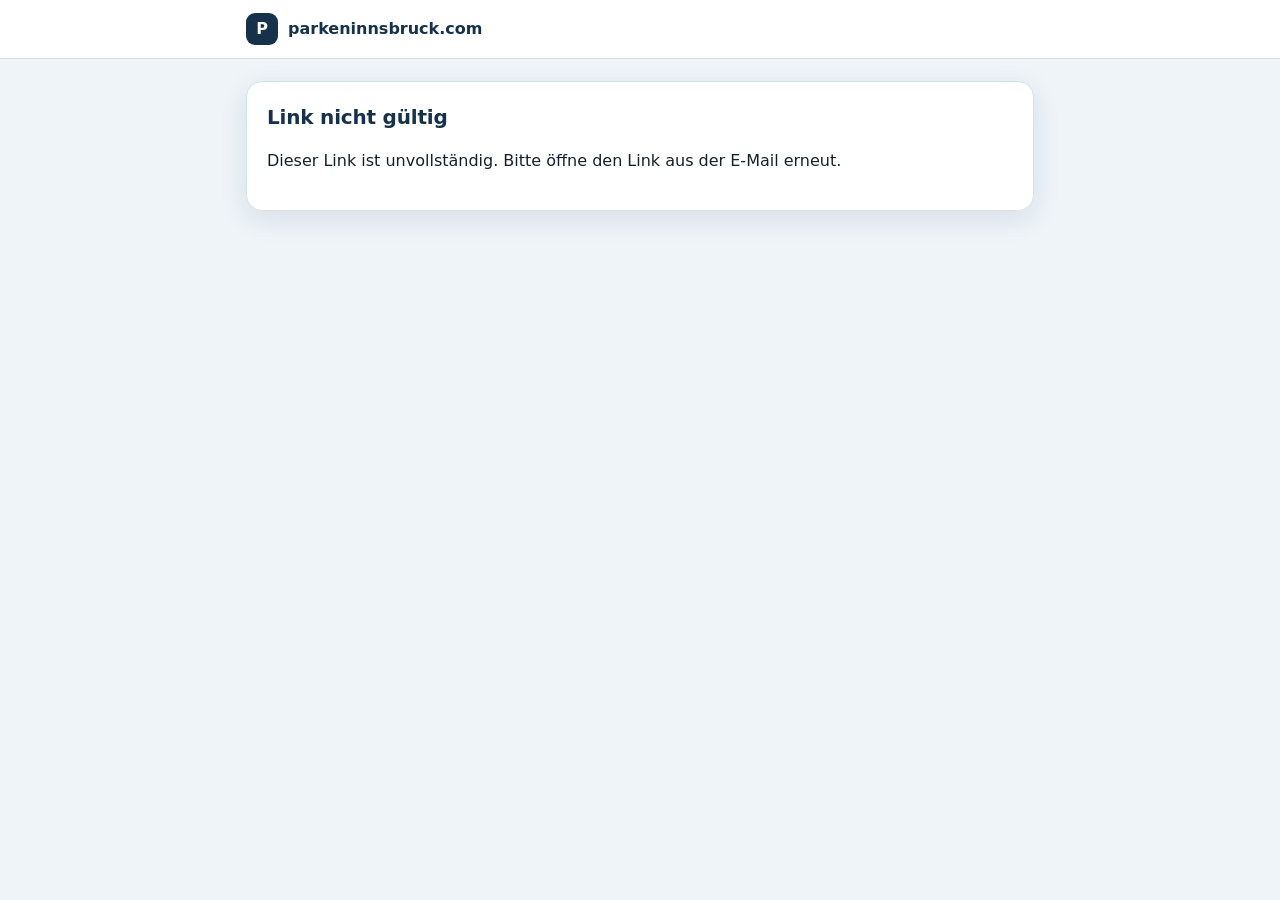
<file: vertrag/index.html>
<!doctype html>
<html lang="de">
<head>
<meta charset="utf-8">
<meta name="viewport" content="width=device-width, initial-scale=1">
<meta name="robots" content="noindex, nofollow">
<meta name="referrer" content="no-referrer">
<title>Mietvertrag Stellplatz | parkeninnsbruck.com</title>
<link rel="icon" href="/favicon.svg" type="image/svg+xml">
<link rel="stylesheet" href="/vertrag/vertrag.css">
</head>
<body>
<header class="top"><div class="wrap">
  <a class="brand" href="/"><span class="p">P</span>parkeninnsbruck.com</a>
</div></header>

<main><div class="wrap">
  <div id="laden" class="card">Lade deinen Vertrag …</div>
  <div id="ungueltig" class="card hidden"><h2>Link nicht gültig</h2><p id="ungueltigText"></p></div>

  <div id="app" class="hidden">
    <h1>Dein Mietvertrag</h1>
    <p class="sub" id="titel"></p>

    <section class="card">
      <h2>Konditionen</h2>
      <dl class="sum" id="kond"></dl>
      <p class="small" style="margin:14px 0 0">Unbefristet, Kündigungsfrist zwei Monate zum Monatsende. Offener Stellplatz, keine Ladestation.</p>
    </section>

    <form id="daten" class="card" novalidate autocomplete="on">
      <h2><span class="step">1</span>Deine Daten</h2>
      <div id="dErr" class="err hidden" role="alert"></div>
      <div class="row">
        <div><label for="name">Vor- und Nachname</label><input type="text" id="name" name="name" autocomplete="name" required></div>
      </div>
      <div class="row two">
        <div><label for="strasse">Straße und Hausnummer</label><input type="text" id="strasse" name="strasse" autocomplete="street-address" required></div>
        <div><label for="plzOrt">PLZ / Ort</label><input type="text" id="plzOrt" name="plzOrt" placeholder="6020 Innsbruck" required></div>
      </div>
      <div class="row three">
        <div><label for="staat">Staat</label><input type="text" id="staat" name="staat" value="Österreich" autocomplete="country-name"></div>
        <div><label for="telefon">Telefon</label><input type="tel" id="telefon" name="telefon" autocomplete="tel" required></div>
        <div><label for="email">E-Mail</label><input type="email" id="email" name="email" autocomplete="email" required></div>
      </div>
      <label>Kennzeichen <span class="hint">(bis zu 5 Fahrzeuge)</span></label>
      <div id="kzListe"></div>
      <button type="button" class="btn small" id="kzPlus">+ weiteres Kennzeichen</button>
    </form>

    <section class="card">
      <h2><span class="step">2</span>Vertrag lesen</h2>
      <p class="small">Deine Angaben werden beim Unterschreiben automatisch in den Vertrag übernommen.</p>
      <div class="vertrag" id="vertrag"></div>
    </section>

    <section class="card" id="signCard">
      <h2><span class="step">3</span>Unterschreiben</h2>
      <div class="tabs" role="tablist">
        <button type="button" role="tab" aria-selected="true" data-tab="online">Online<small>am Bildschirm</small></button>
        <button type="button" role="tab" aria-selected="false" data-tab="papier">Auf Papier<small>drucken &amp; scannen</small></button>
        <button type="button" role="tab" aria-selected="false" data-tab="idaustria">ID Austria<small>qualifiziert</small></button>
      </div>

      <div data-panel="online">
        <p class="small" style="margin-top:0">Unterschreib mit Finger, Stift oder Maus im Feld.</p>
        <canvas class="pad" id="pad"></canvas>
        <div class="btns" style="margin:8px 0 0"><button type="button" class="btn small" id="padLeeren" style="flex:0 0 auto">Unterschrift löschen</button></div>
        <div class="row" style="margin-top:14px"><div><label for="ort">Ort</label><input type="text" id="ort" name="ort" value="Innsbruck"></div></div>
        <label class="check"><input type="checkbox" id="zustimmung"><span>Ich habe den Vertrag gelesen und schließe ihn mit meiner Unterschrift verbindlich ab.</span></label>
        <div class="btns">
          <button type="button" class="btn" data-pdf="vorschau">Vorschau: Vertrag als PDF ansehen</button>
          <button type="button" class="btn primary" id="onlineSenden">Verbindlich unterschreiben</button>
        </div>
        <p class="small" style="margin-top:8px">Wenn alle Felder ausgefüllt sind, kannst du den Vertrag vorab als PDF herunterladen und in Ruhe ansehen, bevor du unterschreibst.</p>
      </div>

      <div data-panel="papier" class="hidden">
        <ol class="howto">
          <li>Vertrag als PDF herunterladen und ausdrucken.</li>
          <li>Ort, Datum und Unterschrift beim Feld „Mieter“ eintragen.</li>
          <li>Alle Seiten scannen oder gut lesbar fotografieren und <b>hier auf dieser Seite hochladen</b>.</li>
        </ol>
        <div class="btns"><button type="button" class="btn" data-pdf>1. PDF herunterladen</button></div>
        <div class="ok" style="margin:14px 0 0">Wichtig: Der Vertrag ist erst bei uns, wenn du ihn <b>hier auf dieser Seite hochlädst</b> oder an die E-Mail-Adresse aus unserer Nachricht schickst. Du kannst diese Seite später über denselben Link wieder öffnen.</div>
        <div class="row" style="margin-top:14px"><div><label for="dateiPapier">2. Unterschriebenen Vertrag hier hochladen <span class="hint">(PDF, JPG oder PNG, max. 15 MB)</span></label><input type="file" id="dateiPapier" accept="application/pdf,image/jpeg,image/png"></div></div>
        <div class="btns"><button type="button" class="btn primary" data-upload="haendisch">Hochladen</button></div>
      </div>

      <div data-panel="idaustria" class="hidden">
        <p class="small" style="margin-top:0">Die qualifizierte Signatur mit ID Austria ist der eigenhändigen Unterschrift rechtlich gleichgestellt und für Privatpersonen kostenlos.</p>
        <ol class="howto">
          <li>Vertrag als PDF herunterladen.</li>
          <li>Auf <a href="https://www.a-trust.at/pdfsign" target="_blank" rel="noopener">a-trust.at/pdfsign</a> hochladen und mit deiner ID Austria signieren.</li>
          <li>Das signierte PDF <b>hier auf dieser Seite hochladen</b>.</li>
        </ol>
        <div class="btns"><button type="button" class="btn" data-pdf>1. PDF herunterladen</button></div>
        <div class="ok" style="margin:14px 0 0">Wichtig: Der Vertrag ist erst bei uns, wenn du ihn <b>hier auf dieser Seite hochlädst</b> oder an die E-Mail-Adresse aus unserer Nachricht schickst. Du kannst diese Seite später über denselben Link wieder öffnen.</div>
        <div class="row" style="margin-top:14px"><div><label for="dateiId">2. Signiertes PDF hier hochladen</label><input type="file" id="dateiId" accept="application/pdf"></div></div>
        <div class="btns"><button type="button" class="btn primary" data-upload="idaustria">Hochladen</button></div>
      </div>

      <div id="sErr" class="err hidden"></div>
    </section>

    <section class="card hidden" id="fertig">
      <h2 id="fertigTitel">Danke – dein Vertrag ist eingegangen</h2>
      <div class="ok" id="fertigText"></div>
      <p class="small">Du musst nichts weiter tun. Schau bei Bedarf auch im Spam-Ordner nach. Fragen: <a href="mailto:info@parkeninnsbruck.com">info@parkeninnsbruck.com</a></p>
    </section>

    <p class="small">Datenschutz: Deine Angaben werden nur für den Abschluss und die Abwicklung dieses Mietvertrags verwendet. Beim Unterschreiben speichern wir den Vertrag sowie Zeitpunkt und IP-Adresse als Nachweis. Kein Tracking, keine Cookies. Vertrags-ID <span id="vid"></span>.</p>
  </div>
</div></main>

<script>
const $ = (id) => document.getElementById(id);
const T = new URLSearchParams(location.search).get("t");
const esc = (s) => String(s ?? "").replace(/[&<>"]/g, (c) => ({ "&": "&amp;", "<": "&lt;", ">": "&gt;", '"': "&quot;" }[c]));
const MONATE = ["Jänner", "Februar", "März", "April", "Mai", "Juni", "Juli", "August", "September", "Oktober", "November", "Dezember"];
const datumDE = (iso) => { const [y, m, d] = iso.split("-").map(Number); return `${d}. ${MONATE[m - 1]} ${y}`; };
let info = null;

function renderVertrag(blocks) {
  return blocks.map((b) => {
    if (b.t === "title") return `<h3 style="font-size:17px;margin-top:0">${esc(b.text)}</h3>`;
    if (b.t === "h") return `<h3>${esc(b.text)}</h3>`;
    if (b.t === "p") return `<p>${b.runs.map((r) => (r.b ? `<b>${esc(r.text)}</b>` : esc(r.text))).join("")}</p>`;
    if (b.t === "pay") return `<p>${esc(b.intro)}</p><table>${b.rows.map(([k, v]) => `<tr><td>${esc(k)}</td><td style="text-align:right">${esc(v)}</td></tr>`).join("")}<tr><td><b>${esc(b.total[0])}</b></td><td style="text-align:right"><b>${esc(b.total[1])}</b></td></tr></table>`;
    if (b.t === "kv") return `<p>${esc(b.intro || "")}</p><table>${b.rows.map(([k, v]) => `<tr><td>${esc(k)}</td><td>${esc(v)}</td></tr>`).join("")}</table>`;
    if (b.t === "parties") {
      const col = (s) => `<div><em>${esc(s.label)}</em><br>${s.rows.map(([k, v]) => `${esc(k)}: ${esc(v) || "…"}`).join("<br>")}</div>`;
      return `<div class="parties">${col(b.left)}${col(b.right)}</div>`;
    }
    if (b.t === "sign") return `<p class="small" style="margin-top:14px">Unterschriften: Vermieter und Mieter</p>`;
    return "";
  }).join("");
}

function kzFeld(wert = "") {
  const n = $("kzListe").children.length;
  if (n >= 5) return;
  const d = document.createElement("div");
  d.className = "kz";
  d.innerHTML = `<input type="text" name="kennzeichen" placeholder="z. B. I-123AB" maxlength="15" autocapitalize="characters" value="${esc(wert)}">` +
    (n ? `<button type="button" class="btn small" aria-label="Kennzeichen entfernen">✕</button>` : "");
  d.querySelector("button")?.addEventListener("click", () => { d.remove(); $("kzPlus").classList.remove("hidden"); });
  $("kzListe").appendChild(d);
  $("kzPlus").classList.toggle("hidden", $("kzListe").children.length >= 5);
}
$("kzPlus").addEventListener("click", () => kzFeld());

function mieter() {
  const f = new FormData($("daten"));
  return {
    name: f.get("name"), strasse: f.get("strasse"), plzOrt: f.get("plzOrt"), staat: f.get("staat"),
    telefon: f.get("telefon"), email: f.get("email"), ort: $("ort").value,
    kennzeichen: f.getAll("kennzeichen").map((s) => s.trim()).filter(Boolean),
  };
}
function lokalePruefung(m) {
  const f = [];
  const add = (id, t) => f.push({ id, t });
  if (!/^\S{2,}(\s+\S{2,})+$/.test((m.name || "").trim())) add("name", "Bitte Vor- und Nachnamen angeben.");
  if ((m.strasse || "").trim().length < 3) add("strasse", "Bitte deine Straße und Hausnummer angeben.");
  if ((m.plzOrt || "").trim().length < 4) add("plzOrt", "Bitte PLZ und Ort angeben.");
  if ((m.telefon || "").trim().length < 6) add("telefon", "Bitte deine Telefonnummer angeben.");
  if (!/^[^\s@]+@[^\s@]+\.[^\s@]+$/.test((m.email || "").trim())) add("email", "Bitte eine gültige E-Mail-Adresse angeben.");
  if (!m.kennzeichen.length) add("kz", "Bitte mindestens ein Kennzeichen angeben.");
  const e = f.map((x) => x.t);
  e.felder = f;
  return e;
}
const feldEl = (id) => (id === "kz" ? document.querySelector('[name="kennzeichen"]') : $(id));
function markiere(felder) {
  document.querySelectorAll(".bad").forEach((el) => el.classList.remove("bad"));
  document.querySelectorAll(".fmsg").forEach((el) => el.remove());
  for (const { id, t } of felder) {
    const el = feldEl(id);
    if (!el) continue;
    el.classList.add("bad");
    const m = document.createElement("div");
    m.className = "fmsg";
    m.textContent = t;
    (id === "kz" ? $("kzListe") : el).insertAdjacentElement("afterend", m);
  }
}
// scroll=false: nur neu markieren (z. B. während der Eingabe)
function fehler(list, scroll = true) {
  list = Array.isArray(list) ? list : [String(list)];
  const felder = list.felder || [];
  const html = list.map((e) => `<div>${esc(e)}</div>`).join("");
  $("sErr").innerHTML = html;
  $("sErr").classList.toggle("hidden", !list.length);
  $("dErr").innerHTML = felder.length ? `<b>Bitte ergänze:</b>${html}` : "";
  $("dErr").classList.toggle("hidden", !felder.length);
  markiere(felder);
  if (!list.length || !scroll) return;
  if (felder.length) {
    const el = feldEl(felder[0].id);
    $("dErr").scrollIntoView({ behavior: "smooth", block: "start" });
    setTimeout(() => el?.focus({ preventScroll: true }), 400);
  } else {
    $("sErr").scrollIntoView({ behavior: "smooth", block: "center" });
  }
}
async function fehlerAus(r) {
  const j = await r.json().catch(() => ({}));
  return j.fehler || [`Fehler ${r.status}`];
}
function speichere(blob, name) {
  const a = document.createElement("a");
  a.href = URL.createObjectURL(blob);
  a.download = name;
  document.body.appendChild(a);
  a.click();
  setTimeout(() => { URL.revokeObjectURL(a.href); a.remove(); }, 2000);
}
const dateinameAus = (r, fallback) => (r.headers.get("content-disposition") || "").match(/filename="([^"]+)"/)?.[1] || fallback;
function fertig(titel, text) {
  $("signCard").classList.add("hidden");
  $("daten").classList.add("hidden");
  $("fertigTitel").textContent = titel;
  $("fertigText").textContent = text;
  $("fertig").classList.remove("hidden");
  $("fertig").scrollIntoView({ behavior: "smooth" });
}

// Tabs
document.querySelectorAll("[data-tab]").forEach((b) =>
  b.addEventListener("click", () => {
    document.querySelectorAll("[data-tab]").forEach((x) => x.setAttribute("aria-selected", x === b));
    document.querySelectorAll("[data-panel]").forEach((p) => p.classList.toggle("hidden", p.dataset.panel !== b.dataset.tab));
    fehler([]);
    if (b.dataset.tab === "online") pad.resize();
  })
);

// Unterschriftsfeld
const pad = (() => {
  const c = $("pad");
  const ctx = c.getContext("2d");
  let leer = true, zeichnet = false, last = null;
  function resize() {
    const r = c.getBoundingClientRect();
    if (!r.width) return;
    const dpr = Math.max(window.devicePixelRatio || 1, 2);
    c.width = r.width * dpr;
    c.height = r.height * dpr;
    ctx.setTransform(dpr, 0, 0, dpr, 0, 0);
    ctx.lineWidth = 2.4; ctx.lineCap = "round"; ctx.lineJoin = "round"; ctx.strokeStyle = "#0b2a4a";
    leer = true;
  }
  const pos = (e) => { const r = c.getBoundingClientRect(); return { x: e.clientX - r.left, y: e.clientY - r.top }; };
  c.addEventListener("pointerdown", (e) => { zeichnet = true; last = pos(e); c.setPointerCapture(e.pointerId); ctx.beginPath(); ctx.arc(last.x, last.y, 1.1, 0, 7); ctx.fillStyle = "#0b2a4a"; ctx.fill(); leer = false; });
  c.addEventListener("pointermove", (e) => {
    if (!zeichnet) return;
    const p = pos(e);
    ctx.beginPath(); ctx.moveTo(last.x, last.y); ctx.lineTo(p.x, p.y); ctx.stroke();
    last = p; leer = false;
  });
  const ende = () => (zeichnet = false);
  c.addEventListener("pointerup", ende); c.addEventListener("pointercancel", ende);
  window.addEventListener("resize", () => { if (leer) resize(); });
  // auf den beschriebenen Bereich zuschneiden, damit die Unterschrift im PDF groß genug ist
  function png() {
    const { width: w, height: h } = c;
    const d = ctx.getImageData(0, 0, w, h).data;
    let x0 = w, y0 = h, x1 = 0, y1 = 0;
    for (let y = 0; y < h; y++) for (let x = 0; x < w; x++) if (d[(y * w + x) * 4 + 3] > 10) { if (x < x0) x0 = x; if (x > x1) x1 = x; if (y < y0) y0 = y; if (y > y1) y1 = y; }
    const m = 12, cw = Math.min(w, x1 - x0 + 2 * m), ch = Math.min(h, y1 - y0 + 2 * m);
    const o = document.createElement("canvas");
    const sc = Math.min(1, 900 / cw);
    o.width = Math.round(cw * sc); o.height = Math.round(ch * sc);
    o.getContext("2d").drawImage(c, Math.max(0, x0 - m), Math.max(0, y0 - m), cw, ch, 0, 0, o.width, o.height);
    return o.toDataURL("image/png");
  }
  return { resize, leer: () => leer, png, leeren: () => { ctx.clearRect(0, 0, c.width, c.height); leer = true; } };
})();
$("padLeeren").addEventListener("click", () => pad.leeren());

$("onlineSenden").addEventListener("click", async () => {
  const m = mieter();
  const e = lokalePruefung(m);
  if (pad.leer()) e.push("Bitte im Feld unterschreiben.");
  if (!$("zustimmung").checked) e.push("Bitte bestätige, dass du den Vertrag gelesen hast.");
  fehler(e);
  if (e.length) return;
  const btn = $("onlineSenden");
  btn.disabled = true; btn.textContent = "Wird unterschrieben …";
  try {
    const r = await fetch("/api/vertrag/signieren", { method: "POST", headers: { "content-type": "application/json" }, body: JSON.stringify({ t: T, mieter: m, bild: pad.png(), zustimmung: true }) });
    if (!r.ok) throw await fehlerAus(r);
    speichere(await r.blob(), dateinameAus(r, "Mietvertrag.pdf"));
    fertig(
      "Geschafft – dein Vertrag ist unterschrieben",
      `Du hast den Vertrag unterschrieben, eine Kopie wurde gerade heruntergeladen. Er liegt jetzt bei uns zur Gegenzeichnung. Die von beiden Seiten unterschriebene Ausfertigung bekommst du zeitnah per E-Mail an ${m.email.trim()}.`
    );
  } catch (err) {
    fehler(err);
  } finally {
    btn.disabled = false; btn.textContent = "Verbindlich unterschreiben";
  }
});

$("daten").addEventListener("input", () => { if (document.querySelector(".bad")) fehler(lokalePruefung(mieter()), false); });

document.querySelectorAll("[data-pdf]").forEach((b) =>
  b.addEventListener("click", async () => {
    const m = mieter();
    const e = lokalePruefung(m);
    fehler(e);
    if (e.length) return;
    b.disabled = true;
    try {
      const r = await fetch("/api/vertrag/pdf", { method: "POST", headers: { "content-type": "application/json" }, body: JSON.stringify({ t: T, mieter: m }) });
      if (!r.ok) throw await fehlerAus(r);
      speichere(await r.blob(), dateinameAus(r, "Mietvertrag.pdf"));
      b.textContent = b.dataset.pdf === "vorschau" ? "✓ Vorschau heruntergeladen" : "✓ PDF heruntergeladen – jetzt unterschreiben und unten hochladen";
    } catch (err) {
      fehler(err);
    } finally {
      b.disabled = false;
    }
  })
);

document.querySelectorAll("[data-upload]").forEach((b) =>
  b.addEventListener("click", async () => {
    const art = b.dataset.upload;
    const input = art === "idaustria" ? $("dateiId") : $("dateiPapier");
    const datei = input.files[0];
    if (!datei) return fehler(["Bitte zuerst die Datei auswählen."]);
    if (datei.size > 15 * 1024 * 1024) return fehler(["Die Datei ist zu groß (max. 15 MB)."]);
    fehler([]);
    const fd = new FormData();
    fd.append("t", T); fd.append("art", art); fd.append("name", mieter().name || ""); fd.append("datei", datei);
    b.disabled = true; b.textContent = "Wird hochgeladen …";
    try {
      const r = await fetch("/api/vertrag/upload", { method: "POST", body: fd });
      if (!r.ok) throw await fehlerAus(r);
      fertig(
        "Danke – dein Vertrag ist eingegangen",
        "Dein unterschriebener Vertrag ist bei uns eingegangen und liegt jetzt zur Gegenzeichnung bei uns. Die von beiden Seiten unterschriebene Ausfertigung bekommst du zeitnah per E-Mail."
      );
    } catch (err) {
      fehler(err);
    } finally {
      b.disabled = false; b.textContent = "Hochladen";
    }
  })
);

(async () => {
  try {
    if (!T) throw ["Dieser Link ist unvollständig. Bitte öffne den Link aus der E-Mail erneut."];
    const r = await fetch("/api/vertrag/info?t=" + encodeURIComponent(T));
    if (!r.ok) throw await fehlerAus(r);
    info = await r.json();
  } catch (err) {
    $("laden").classList.add("hidden");
    $("ungueltigText").textContent = (Array.isArray(err) ? err : [String(err)]).join(" ");
    $("ungueltig").classList.remove("hidden");
    return;
  }
  $("laden").classList.add("hidden");
  $("app").classList.remove("hidden");
  $("titel").textContent = `Stellplatz Nr. ${info.platz}, ${info.adresse} · Mietbeginn ${datumDE(info.beginn)}`;
  $("kond").innerHTML = info.konditionen.map(([k, v], i, a) => `<dt>${esc(k)}</dt><dd${i === a.length - 1 ? ' class="total"' : ""}>${esc(v)}</dd>`).join("");
  $("vertrag").innerHTML = renderVertrag(info.vertrag);
  $("vid").textContent = info.id;
  if (info.email) $("email").value = info.email;
  if (info.eingereicht > 0) {
    const h = document.createElement("div");
    h.className = "ok";
    h.textContent = "Für diesen Vertrag ist bereits ein unterschriebenes Dokument eingegangen. Du musst nichts weiter tun, außer du willst eine korrigierte Fassung schicken.";
    $("app").insertBefore(h, $("app").children[2]);
  }
  kzFeld();
  pad.resize();
})();
</script>
</body>
</html>
</file>
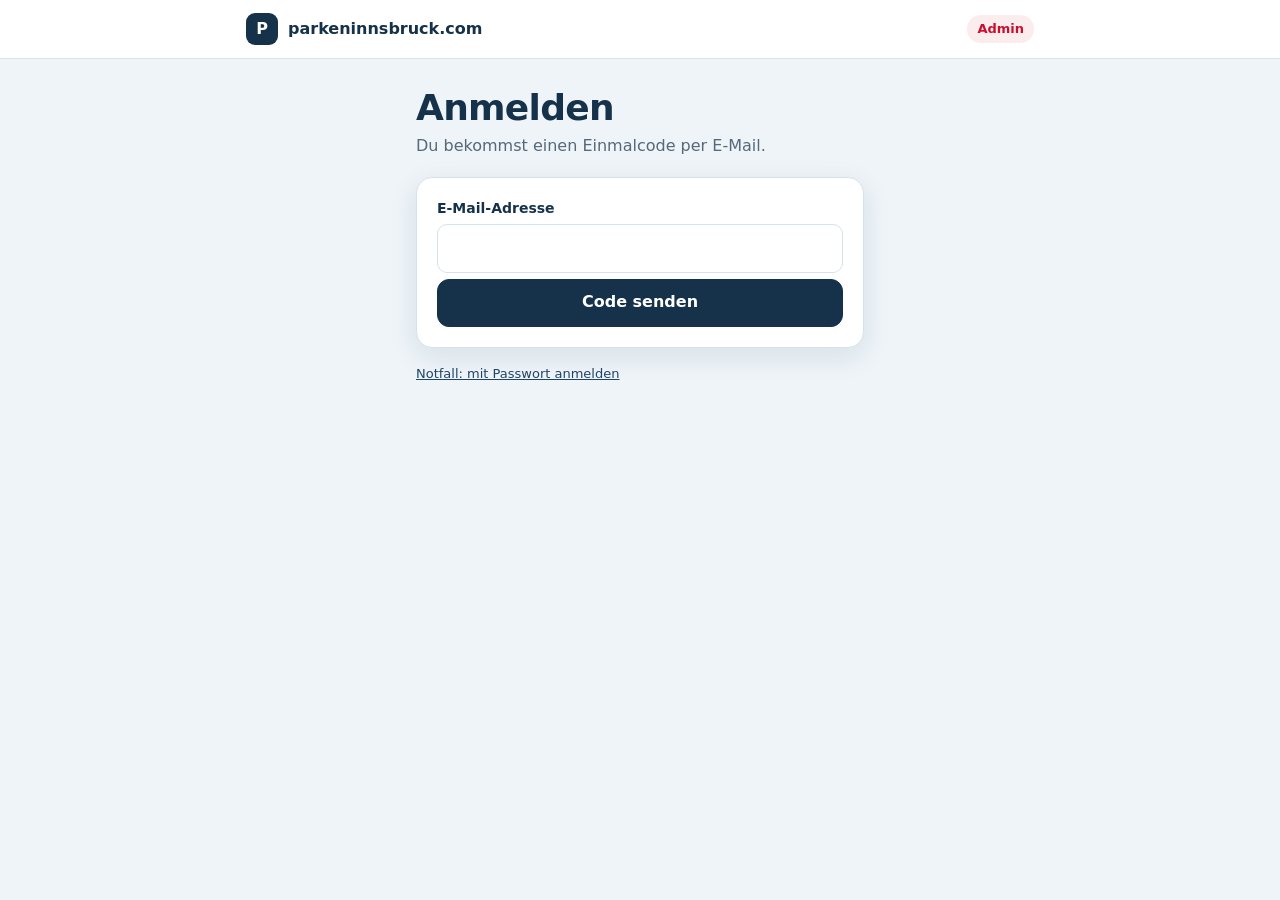
<file: vertrag/login/index.html>
<!doctype html>
<html lang="de">
<head>
<meta charset="utf-8">
<meta name="viewport" content="width=device-width, initial-scale=1">
<meta name="robots" content="noindex, nofollow">
<title>Anmeldung | Admin</title>
<link rel="icon" href="/favicon.svg" type="image/svg+xml">
<link rel="stylesheet" href="/vertrag/vertrag.css">
</head>
<body>
<header class="top"><div class="wrap">
  <a class="brand" href="/"><span class="p">P</span>parkeninnsbruck.com</a>
  <span class="pill">Admin</span>
</div></header>
<main><div class="wrap" style="max-width:480px">
  <h1>Anmelden</h1>
  <p class="sub">Du bekommst einen Einmalcode per E-Mail.</p>

  <form id="f1" class="card" novalidate>
    <label for="email">E-Mail-Adresse</label>
    <input type="email" id="email" autocomplete="email" inputmode="email" required>
    <div class="btns"><button type="submit" class="btn primary" id="b1">Code senden</button></div>
  </form>

  <form id="f2" class="card hidden" novalidate>
    <p class="small" style="margin-top:0">Wenn die Adresse stimmt, haben wir einen 6-stelligen Code gesendet (10 Minuten gültig). Schau auch im Spam-Ordner nach. Kommt nichts an, nutze den Notfall-Zugang unten.</p>
    <label for="code">Code</label>
    <input type="text" id="code" inputmode="numeric" autocomplete="one-time-code" maxlength="8" placeholder="123456" required>
    <div class="btns"><button type="submit" class="btn primary" id="b2">Anmelden</button></div>
    <p class="small"><a href="#" id="neu">Neuen Code anfordern</a></p>
  </form>

  <div id="err" class="err hidden" role="alert"></div>
  <p class="small"><a href="/vertrag/admin/passwort">Notfall: mit Passwort anmelden</a></p>
</div></main>
<script>
const $ = (id) => document.getElementById(id);
const fehler = (t) => { $("err").textContent = t || ""; $("err").classList.toggle("hidden", !t); };
async function post(url, body) {
  const r = await fetch(url, { method: "POST", headers: { "content-type": "application/json" }, body: JSON.stringify(body) });
  const j = await r.json().catch(() => ({}));
  if (!r.ok) throw new Error(j.fehler?.[0] || "Fehler " + r.status);
  return j;
}
$("f1").addEventListener("submit", async (e) => {
  e.preventDefault(); fehler("");
  const email = $("email").value.trim();
  if (!/^[^\s@]+@[^\s@]+\.[^\s@]+$/.test(email)) return fehler("Bitte eine gültige E-Mail-Adresse eingeben.");
  $("b1").disabled = true;
  try {
    await post("/api/auth/code", { email });
    $("f1").classList.add("hidden"); $("f2").classList.remove("hidden"); $("code").focus();
  } catch (err) { fehler(err.message); } finally { $("b1").disabled = false; }
});
$("f2").addEventListener("submit", async (e) => {
  e.preventDefault(); fehler("");
  $("b2").disabled = true;
  try {
    await post("/api/auth/pruefen", { email: $("email").value.trim(), code: $("code").value });
    location.href = "/vertrag/admin/";
  } catch (err) { fehler(err.message); $("b2").disabled = false; }
});
$("neu").addEventListener("click", (e) => { e.preventDefault(); fehler(""); $("code").value = ""; $("f2").classList.add("hidden"); $("f1").classList.remove("hidden"); });
</script>
</body>
</html>
</file>
<file: vertrag/vertrag.css>
:root{
  --navy:#16324a; --navy-2:#1f4566; --ice:#eef4f8; --snow:#fff; --line:#d6e2ea;
  --text:#14212c; --muted:#56687a; --red:#c8102e; --ok:#2f7d5b;
  --radius:16px; --shadow:0 8px 28px rgba(22,50,74,.10);
  --font:system-ui,-apple-system,"Segoe UI",Roboto,"Helvetica Neue",Arial,sans-serif;
}
*{box-sizing:border-box}
body{margin:0;font-family:var(--font);color:var(--text);background:var(--ice);line-height:1.55;font-size:16px}
a{color:var(--navy-2)}
.wrap{max-width:820px;margin:0 auto;padding:0 16px}
header.top{background:#fff;border-bottom:1px solid var(--line)}
header.top .wrap{display:flex;align-items:center;justify-content:space-between;height:58px}
.brand{display:flex;align-items:center;gap:10px;text-decoration:none;color:var(--navy);font-weight:700}
.brand .p{width:32px;height:32px;border-radius:9px;background:var(--navy);color:#fff;display:grid;place-items:center;font-weight:800}
.pill{font-size:13px;font-weight:700;color:var(--red);background:rgba(200,16,46,.08);padding:4px 10px;border-radius:999px}
main{padding:22px 0 60px}
h1{color:var(--navy);font-size:clamp(26px,6vw,36px);letter-spacing:-.02em;line-height:1.15;margin:6px 0 6px}
h2{color:var(--navy);font-size:20px;margin:0 0 12px;letter-spacing:-.01em}
.sub{color:var(--muted);margin:0 0 18px}
.card{background:#fff;border:1px solid var(--line);border-radius:var(--radius);box-shadow:var(--shadow);padding:20px;margin:0 0 16px}
.step{display:inline-grid;place-items:center;width:26px;height:26px;border-radius:50%;background:var(--navy);color:#fff;font-size:14px;font-weight:800;margin-right:8px;vertical-align:2px}
label{display:block;font-weight:600;font-size:14px;color:var(--navy);margin:0 0 4px}
.hint{font-size:13px;color:var(--muted);font-weight:400}
input[type=text],input[type=email],input[type=tel],input[type=number],input[type=date],select{
  width:100%;font:inherit;padding:11px 12px;border:1.5px solid var(--line);border-radius:10px;background:#fff;color:var(--text);min-height:46px}
input:focus,select:focus{outline:none;border-color:var(--navy-2);box-shadow:0 0 0 3px rgba(31,69,102,.15)}
.row{display:grid;gap:14px;grid-template-columns:1fr;margin-bottom:14px}
@media(min-width:620px){.row.two{grid-template-columns:1fr 1fr}.row.three{grid-template-columns:1fr 1fr 1fr}}
.choice{display:grid;gap:10px;grid-template-columns:1fr}
@media(min-width:620px){.choice{grid-template-columns:1fr 1fr}}
.opt{position:relative;display:flex;gap:10px;align-items:flex-start;border:1.5px solid var(--line);border-radius:12px;padding:12px 14px;cursor:pointer;font-weight:600;color:var(--text);margin:0}
.opt input{margin-top:4px;accent-color:var(--navy)}
.opt small{display:block;font-weight:400;color:var(--muted);font-size:13px}
.opt:has(input:checked){border-color:var(--navy);background:var(--ice)}
.btn{display:inline-flex;align-items:center;justify-content:center;gap:8px;min-height:48px;padding:0 20px;border-radius:12px;font:inherit;font-weight:700;text-decoration:none;cursor:pointer;border:1.5px solid var(--navy);background:#fff;color:var(--navy)}
.btn.primary{background:var(--navy);color:#fff}
.btn.primary:hover{background:var(--navy-2)}
.btn.small{min-height:38px;padding:0 14px;font-size:14px}
.btn:disabled{opacity:.5;cursor:not-allowed}
.btns{display:flex;flex-wrap:wrap;gap:10px;margin-top:6px}
.btns .btn{flex:1 1 200px}
.err{background:rgba(200,16,46,.07);border:1px solid rgba(200,16,46,.3);color:#8a0b20;border-radius:10px;padding:10px 14px;margin:10px 0;font-size:15px}
.ok{background:rgba(47,125,91,.08);border:1px solid rgba(47,125,91,.35);color:#1d5a40;border-radius:10px;padding:12px 14px;margin:10px 0}
.sum{display:grid;grid-template-columns:auto 1fr;gap:6px 18px;margin:0;font-size:15px}
.sum dt{color:var(--muted)}
.sum dd{margin:0;font-weight:600}
.sum dd.total{color:var(--navy);font-size:17px}
.hidden{display:none!important}
.tabs{display:grid;grid-template-columns:repeat(3,1fr);gap:8px;margin-bottom:16px}
.tabs button{all:unset;cursor:pointer;text-align:center;border:1.5px solid var(--line);border-radius:12px;padding:10px 6px;font-weight:700;font-size:14px;color:var(--navy);line-height:1.25}
.tabs button small{display:block;font-weight:400;color:var(--muted);font-size:12px}
.tabs button[aria-selected=true]{background:var(--navy);color:#fff;border-color:var(--navy)}
.tabs button[aria-selected=true] small{color:#c7d7e4}
.pad{border:1.5px dashed var(--navy-2);border-radius:12px;background:#fbfdff;touch-action:none;width:100%;height:180px;display:block}
.vertrag{max-height:420px;overflow:auto;border:1px solid var(--line);border-radius:12px;padding:16px 18px;font-size:14px;background:#fcfdfe}
.vertrag h3{font-size:14px;color:var(--navy);margin:16px 0 4px}
.vertrag p{margin:0 0 8px}
.vertrag .parties{display:grid;grid-template-columns:1fr 1fr;gap:14px;margin-bottom:8px}
.vertrag .parties em{color:var(--navy)}
.vertrag table{border-collapse:collapse;margin:0 0 8px}
.vertrag td{padding:1px 14px 1px 0}
ol.howto{padding-left:20px;margin:0 0 14px}
ol.howto li{margin:6px 0}
.check{display:flex;gap:10px;align-items:flex-start;font-weight:400;color:var(--text);font-size:15px;margin:12px 0}
.check input{margin-top:4px;width:18px;height:18px;accent-color:var(--navy)}
.small{font-size:13px;color:var(--muted)}
.linkbox{display:flex;gap:8px}
.linkbox input{flex:1;font-size:13px}
table.list{width:100%;border-collapse:collapse;font-size:14px}
table.list th,table.list td{text-align:left;padding:8px 6px;border-bottom:1px solid var(--line);vertical-align:top}
table.list th{color:var(--muted);font-weight:600}
.kz{display:flex;gap:8px;margin-bottom:8px}
.kz input{flex:1}

.bad{border-color:#c8102e!important;background:rgba(200,16,46,.05)!important}
.fmsg{color:#8a0b20;font-size:13px;font-weight:600;margin:4px 0 0}
</file>
